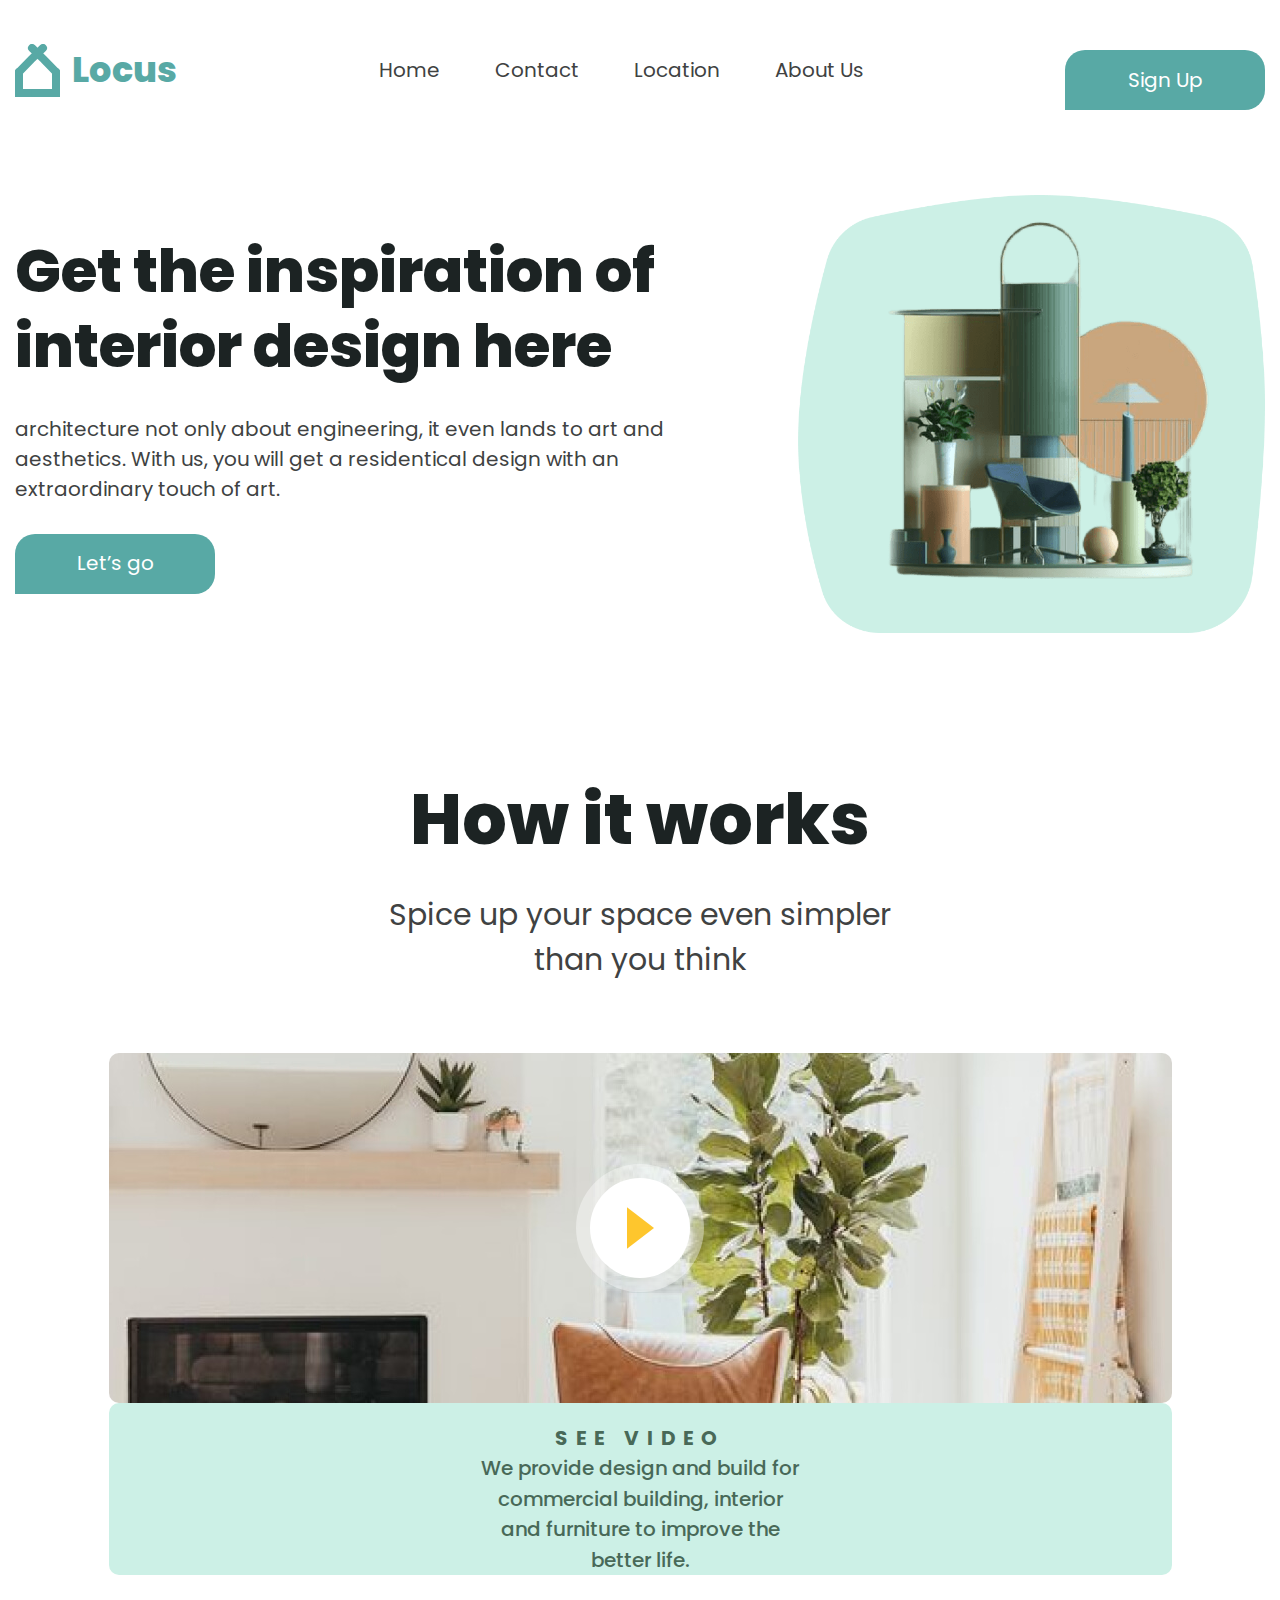
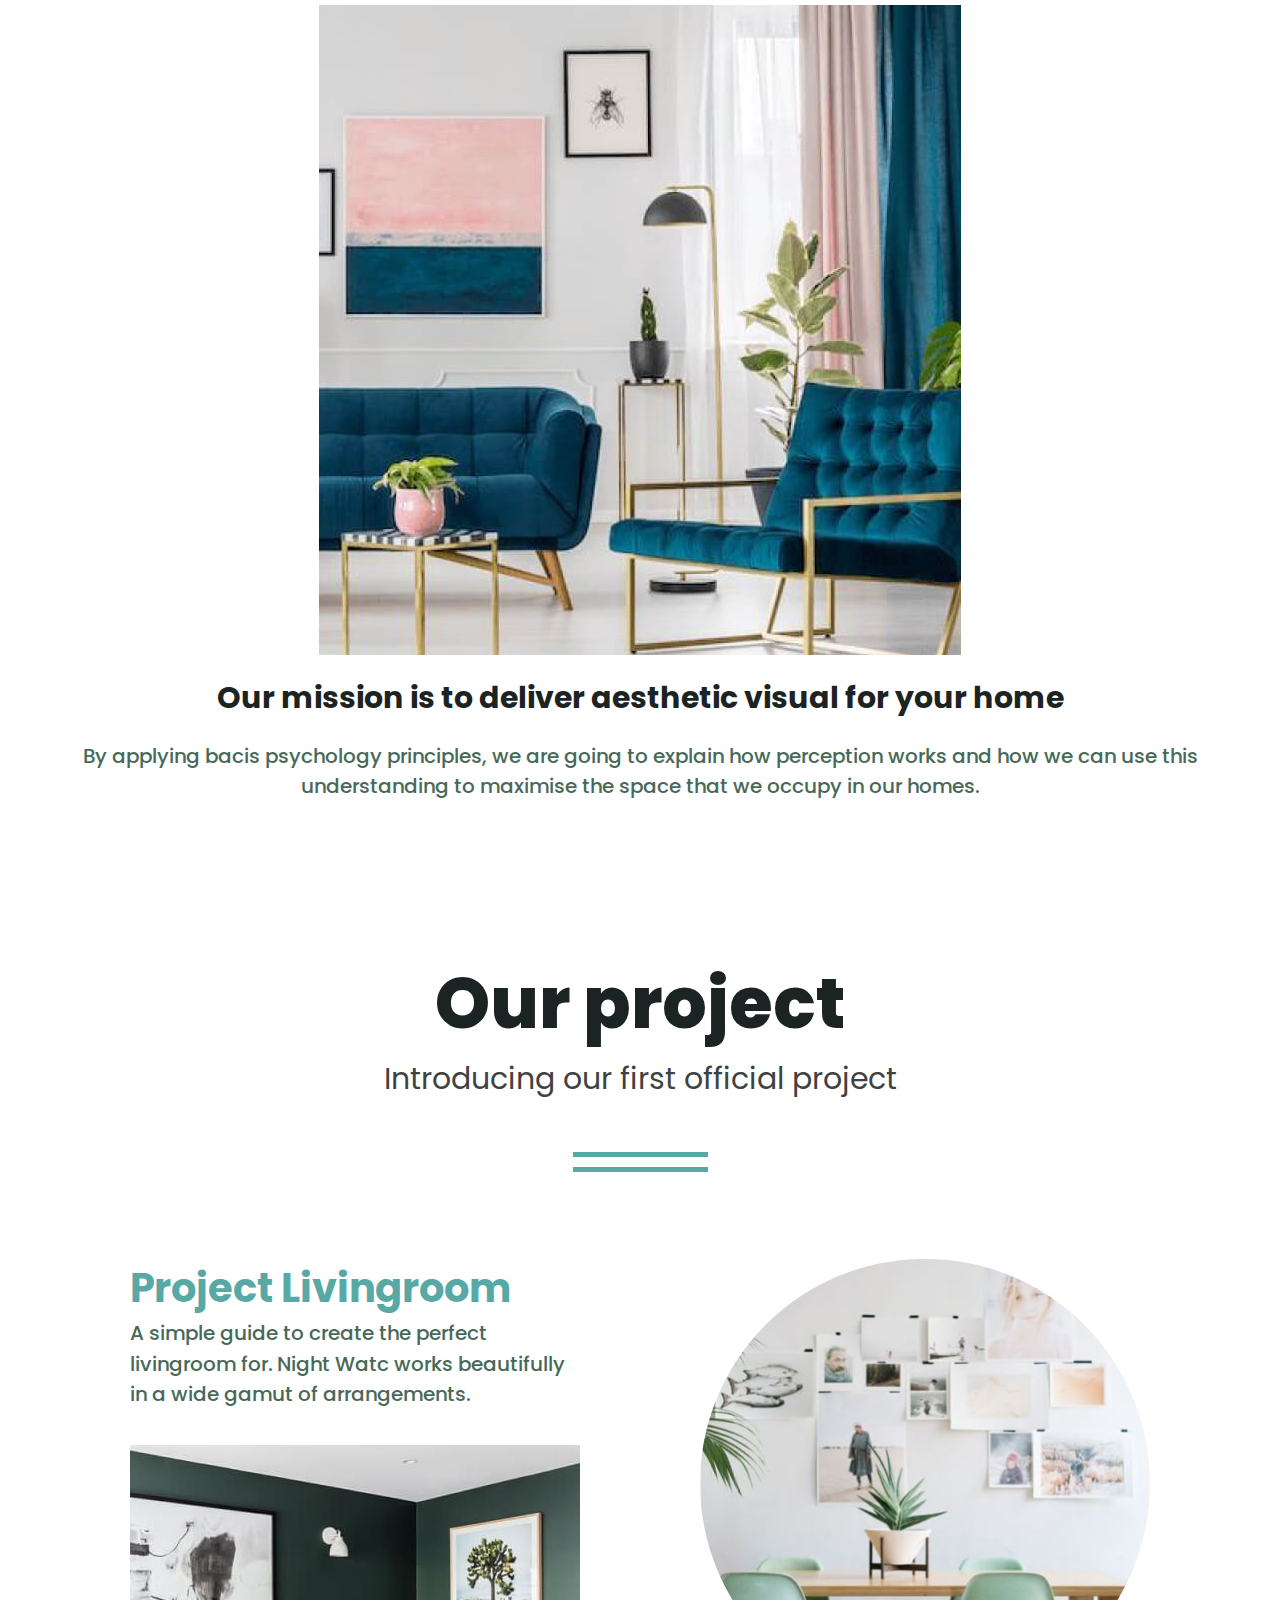
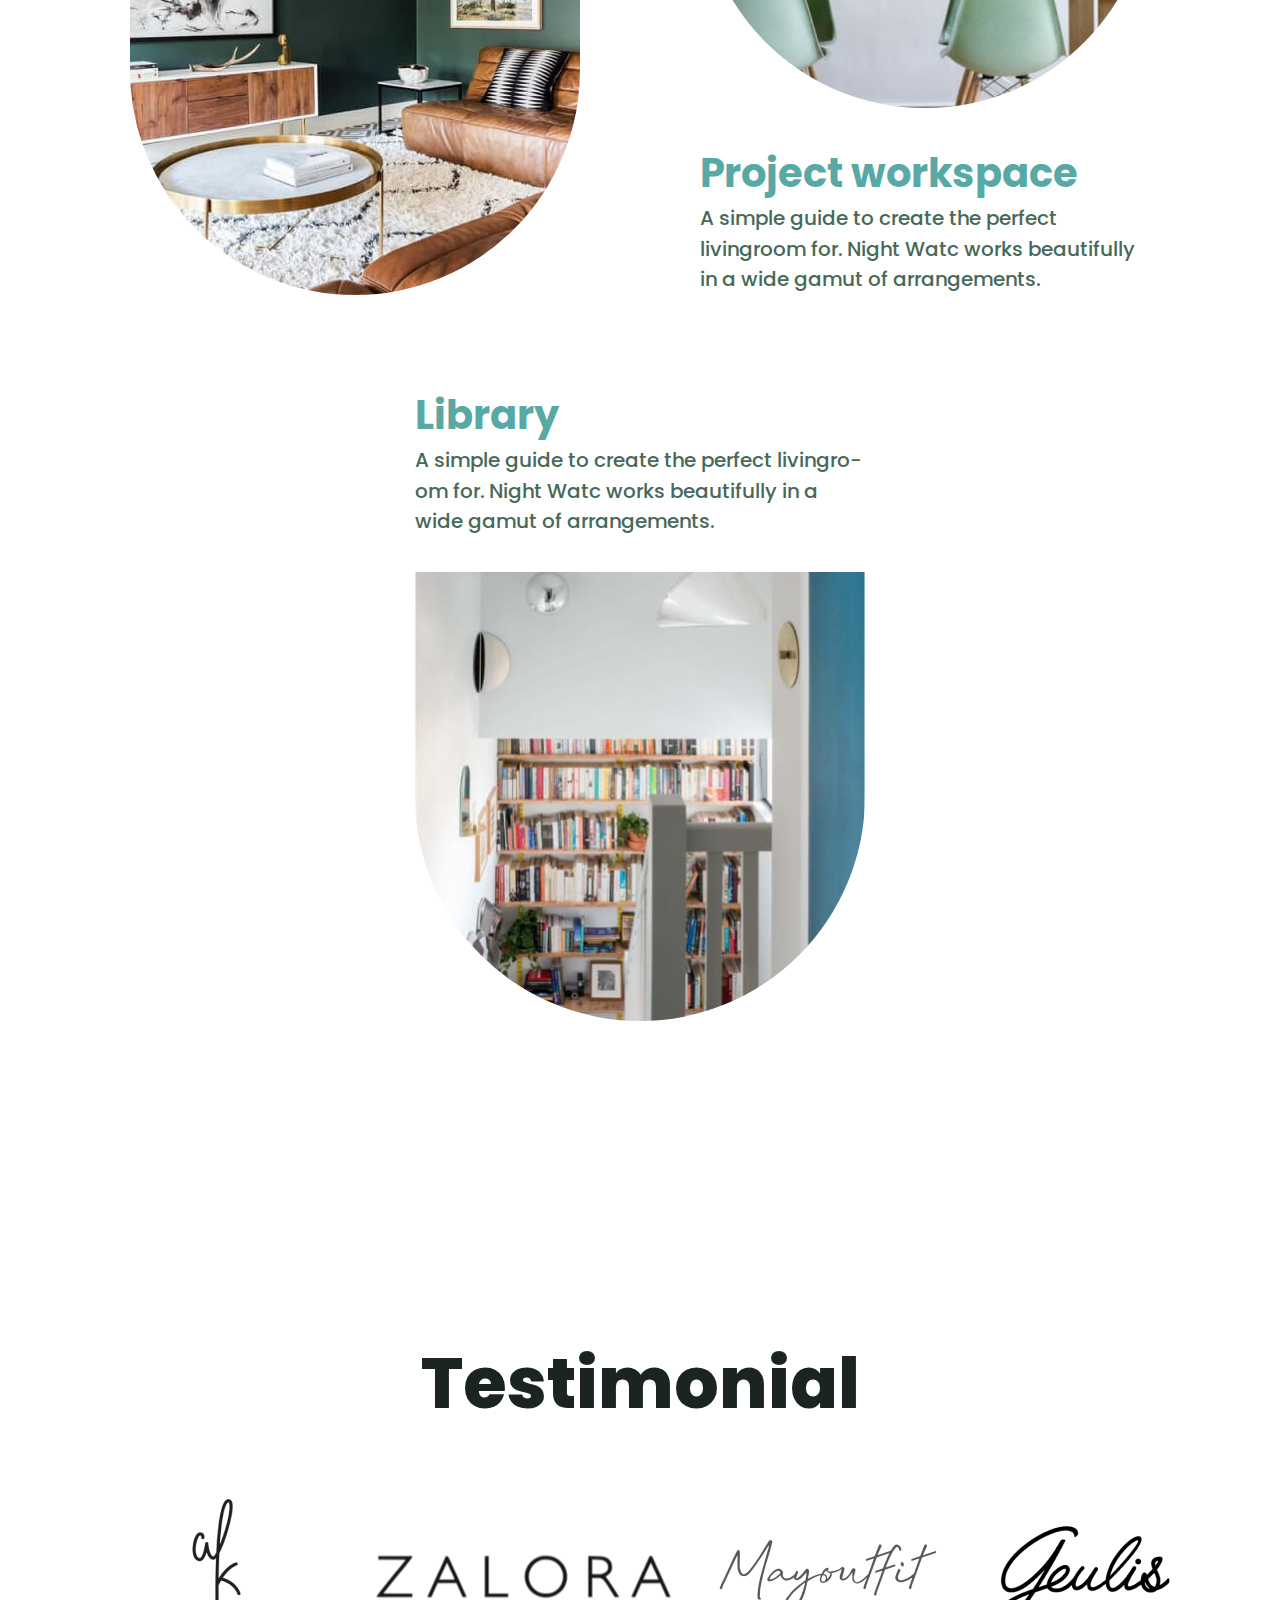
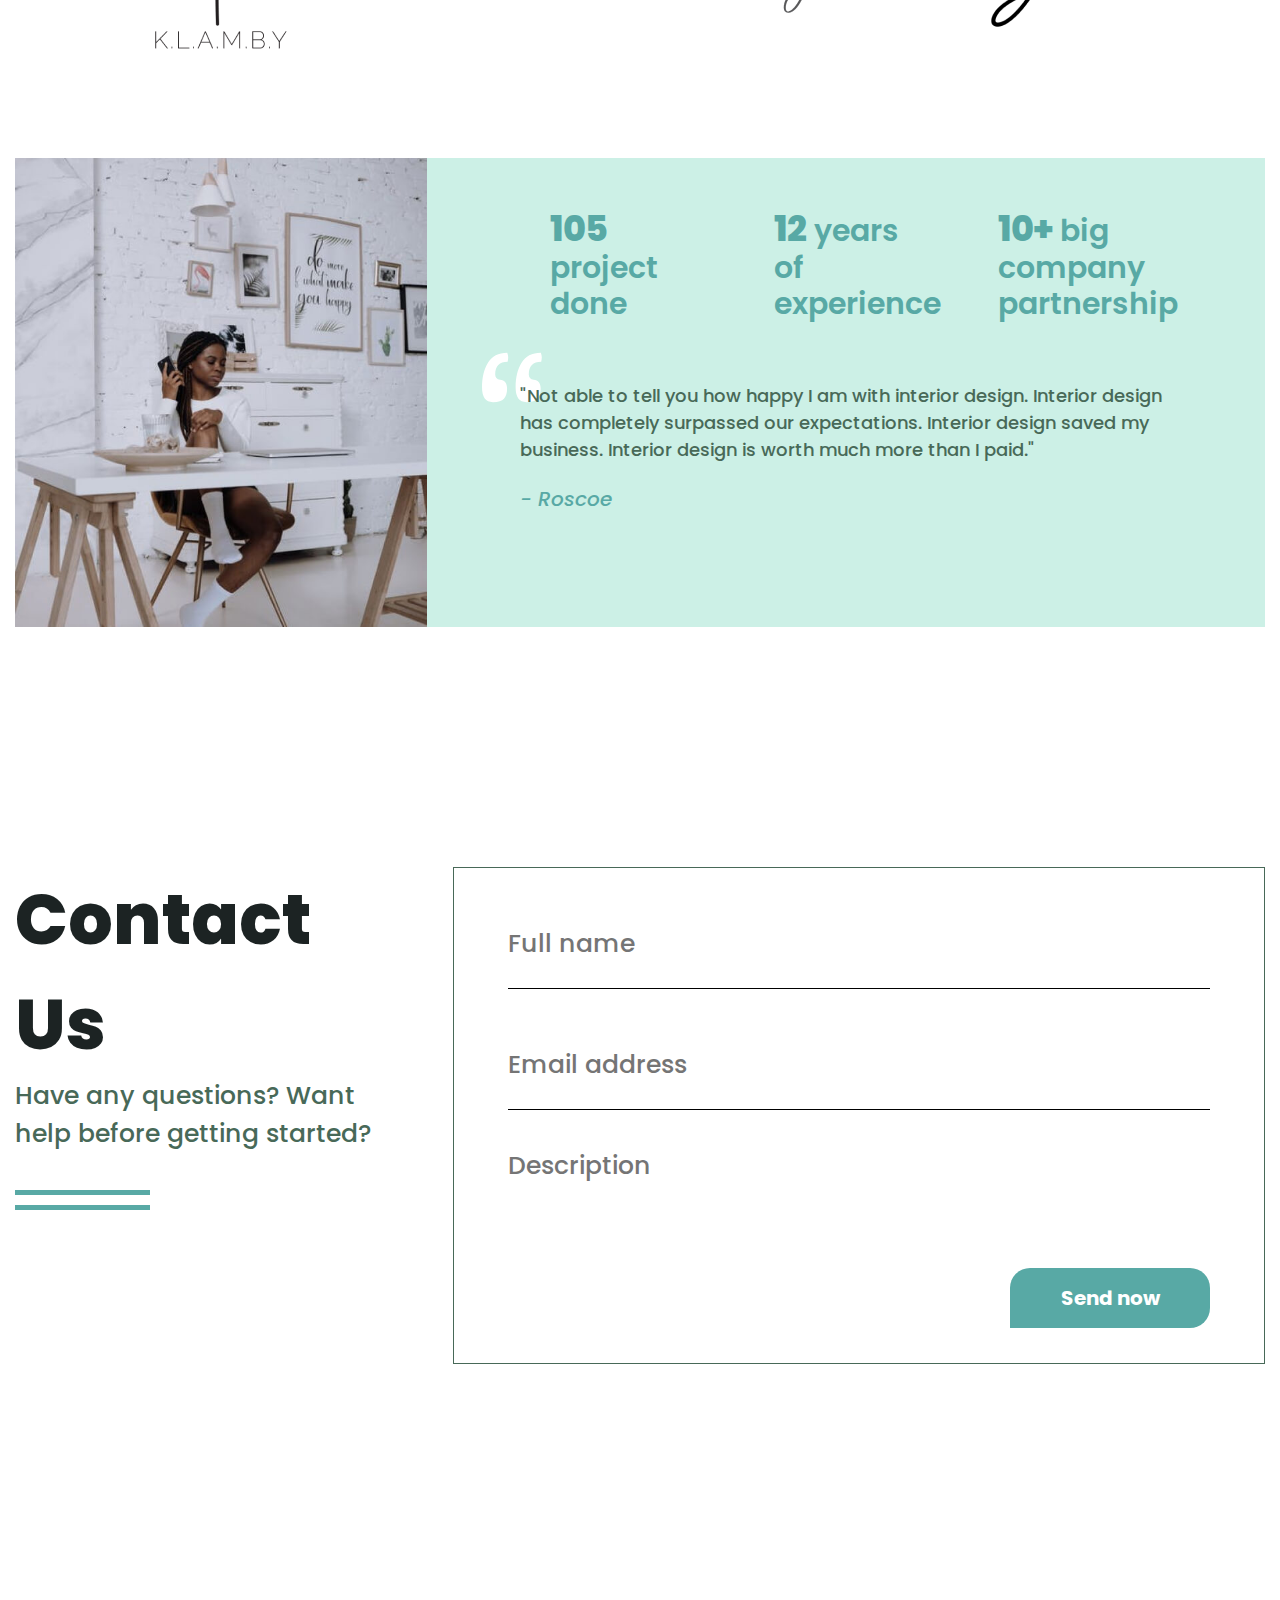
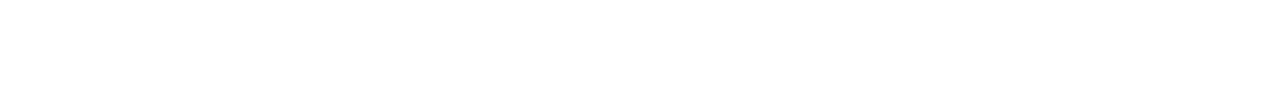
<file: Locus/index.html>
<!DOCTYPE html>
<html lang="en">
<head>
    <meta charset="UTF-8">
    <meta http-equiv="X-UA-Compatible" content="IE=edge">
    <meta name="viewport" content="width=device-width, initial-scale=1.0">
    <title>Locus</title>
    <link href="https://fonts.googleapis.com/css2?family=Poppins:wght@400;500;600;700&display=swap" rel="stylesheet">
    <link rel="stylesheet" href="./css/reset.css">
    <link rel="stylesheet" href="./css/style.css">
    <link rel="stylesheet" href="./css/header.css">
    <link rel="stylesheet" href="./css/how_it_works.css">
    <link rel="stylesheet" href="./css/our_project.css">
    <link rel="stylesheet" href="./css/testimonial.css">
    <link rel="stylesheet" href="./css/contact_us.css">
</head>

<body>
     <header class="header">
        <div class="container">
            <div class="header-top"> 
                <a class="header__logo" href="#">
                    <svg class="header__logo__item" width="45" height="53" viewBox="0 0 45 53" fill="none"
                        xmlns="http://www.w3.org/2000/svg">
                        <path d="M4 28V49H25" stroke="#58A9A5" stroke-width="8" stroke-linecap="round" />
                        <path d="M41 28V49H20" stroke="#58A9A5" stroke-width="8" stroke-linecap="round" />
                        <path d="M41 28L28.8588 15.4666L17 4" stroke="#58A9A5" stroke-width="8"
                            stroke-linecap="round" />
                        <path d="M4 28L16.1412 15.4666L28 4" stroke="#58A9A5" stroke-width="8" stroke-linecap="round" />
                    </svg>
                    <span class="header__logo__link">Locus</span>
                </a>
                <nav class="header__menu">
                    <ul class="header__menu_list">
                        <li class="header__menu__item"><a href="#" class="header_menu__link">Home</a></li>
                        <li class="header__menu__item"><a href="#" class="header_menu__link">Contact</a></li>
                        <li class="header__menu__item"><a href="#" class="header_menu__link">Location</a></li>
                        <li class="header__menu__item"><a href="#" class="header_menu__link">About Us</a></li>
                    </ul>
                </nav>
                <a href="#" class="button header__link_button">Sign Up</a>
            </div>

            <div class="header__content">
                <div class="header__text">
                    <h1 class="header__title main-title">Get the inspiration of interior design here</h1>
                    <p class="header__subtitile main-subtitle">architecture not only about engineering, it even lands to
                        art and aesthetics. With us, you will get a residentical design with an extraordinary touch of
                        art.</p>
                    <a href="#" class="button header__text_button">Let’s go</a>
                </div>
                <div class="header__image"
                    style="background-image:url(./img/header/bg__content.png); background-size: contain; background-repeat: no-repeat; background-position: center;">
                    <img class="header__image_img" src="./img/header/header__img.png" alt="">
                </div>
            </div>
        </div>
    </header> 
    <main>

        <section class="how_it_works">
            <div class="container">
                <div class="how_it_works works">
                    <div class="works-top">
                        <h2 class="main-title works-top_title">How it works</h2>
                        <p class="main-subtitle works-top_subtitle">Spice up your space even simpler
                            than you think</p>
                    </div>
                    <div class="works-middle">
                        <div class="works-middle__image">
                            <img class="works-middle__image_img" src="./img/how_it_works/works__image-1.jpg"
                                alt="works__image">
                            <a class="works-middle__button" href="#">
                                <div class="works-middle__button-circle">
                                    <svg class="works-middle__button_play" width="27" height="42" viewBox="0 0 27 42"
                                        fill="none" xmlns="http://www.w3.org/2000/svg">
                                        <path d="M0 0.259644L27 21L0 41.7404V0.259644Z" fill="#FEC62D" />
                                    </svg>
                                </div>
                            </a>
                        </div>
                        <div class="works-middle__content">
                            <div class="works-middle__content_text">
                                <p>We provide design and build for commercial building,
                                    interior and furniture to improve the better life.</p>
                                <span class="works-middle__content_video">SEE VIDEO</span>
                            </div>
                        </div>
                    </div>

                    <div class="works-bottom">
                        <div class="works-bottom__image">
                            <img src="./img/how_it_works/works__image-2.jpg" alt="">
                        </div>
                        <div class="works-bottom__text">
                            <h3 class="works-bottom__title">Our mission is to deliver aesthetic visual for your home
                            </h3>
                            <p class="works-bottom__subtitle">By applying bacis psychology principles,
                                we are going to explain how perception
                                works and how we can use this understanding
                                to maximise the space that we occupy in
                                our homes.</p>
                        </div>
                    </div>
                </div>
            </div>
        </section>

        <section class="our_project">
            <div class="container">
                <div class="project">
                    <div class="project__text">
                        <h2 class="main-title project__title">Our project </h2>
                        <p class="main-subtitle project__subitle">Introducing our first official project</p>
                        <span class="main-decor__line project_decor__line"></span>
                    </div>
                    <div class="project-inner">
                        <div class="project-card">
                            <div class="project-card__text">
                                <h3 class="project-card__title">Project Livingroom</h3>
                                <p class="project-card__subtitle">A simple guide to create the perfect livingroom for.
                                    Night Watc works beautifully in a wide gamut of arrangements.</p>
                            </div>
                            <div class="project-card__image">
                                <img src="./img/our_project/project__image-1.jpg" alt="">
                            </div>
                        </div>
                        <div class="project-card">
                            <div class="project-card__text">
                                <h3 class="project-card__title">Project workspace</h3>
                                <p class="project-card__subtitle">A simple guide to create the perfect livingroom for.
                                    Night Watc works beautifully in a wide gamut of arrangements.</p>
                            </div>
                            <div class="project-card__image project-card__image_circle">
                                <img src="./img/our_project/project__image-2.jpg" alt="">
                            </div>
                        </div>
                        <div class="project-card">
                            <div class="project-card__text">
                                <h3 class="project-card__title">Library</h3>
                                <p class="project-card__subtitle">A simple guide to create the perfect livingro-om for.
                                    Night Watc works beautifully in a wide gamut of arrangements.</p>
                            </div>
                            <div class="project-card__image">
                                <img src="./img/our_project/project__image-3.jpg" alt="">
                            </div>
                        </div>
                    </div>
                </div>
            </div>
        </section>

        <section class="testimonial-block">
            <div class="container">
                <div class="testimonial">
                    <h2 class="main-title testimonial__title">Testimonial</h2>
                    <div class="testimonial__row">
                        <img src="./img/testimonial/client-1.png" alt="client our magazine">
                        <img src="./img/testimonial/client-2.png" alt="client our magazine">
                        <img src="./img/testimonial/client-3.png" alt="client our magazine">
                        <img src="./img/testimonial/client-4.png" alt="client our magazine">
                    </div>
                    <div class="testimonial-card">
                        <div class="testimonial-card__img">
                            <img src="./img/testimonial/testimonial-image.jpg" alt="testimonial image card">
                        </div>
                        <div class="testimonial-card__text_inner">
                            <div class="testimonial-card__text">
                                <div class="testimonial-card__info">
                                    <div class="testimonial-card__info_item">
                                        <p><span>105</span> project done</p>
                                    </div>
                                    <div class="testimonial-card__info_item">
                                        <p><span>12</span> years of experience</p>
                                    </div>
                                    <div class="testimonial-card__info_item">
                                        <p><span>10+</span> big company partnership</p>
                                    </div>
                                </div>
                                <div class="testimonial-card__review">
                                    <span class="testimonial-card__review_decor">
                                        <svg width="97" height="81" viewBox="0 0 97 81" fill="none"
                                            xmlns="http://www.w3.org/2000/svg">
                                            <path
                                                d="M40.8432 0.356042C41.8432 3.35604 42.3432 5.85604 42.3432 7.85605C42.3432 9.65605 42.0432 12.0561 41.4432 15.056C28.0432 15.056 21.3432 21.9561 21.3432 35.7561C21.3432 40.756 23.9432 43.556 29.1432 44.1561C36.7432 44.756 40.5432 49.656 40.5432 58.856C40.5432 65.856 38.8432 71.256 35.4432 75.056C32.2432 78.656 26.3432 80.456 17.7432 80.456C5.94315 80.456 0.0431526 72.456 0.0431526 56.456C0.0431526 40.456 3.24315 27.156 9.64315 16.556C16.0432 5.75604 26.4432 0.356042 40.8432 0.356042ZM95.1432 0.356042C96.1432 3.35604 96.6432 5.85604 96.6432 7.85605C96.6432 9.65605 96.3432 12.0561 95.7432 15.056C82.3432 15.056 75.6432 21.9561 75.6432 35.7561C75.6432 40.756 78.2432 43.556 83.4432 44.1561C91.0432 44.756 94.8432 49.656 94.8432 58.856C94.8432 65.856 93.1432 71.256 89.7432 75.056C86.5432 78.656 80.6432 80.456 72.0432 80.456C60.2432 80.456 54.3432 72.456 54.3432 56.456C54.3432 40.456 57.5432 27.156 63.9432 16.556C70.3432 5.75604 80.7432 0.356042 95.1432 0.356042Z"
                                                fill="white" />
                                        </svg>
                                    </span>
                                    <p class="testimonial-card__review_text">"Not able to tell you how happy I am with
                                        interior design. Interior design has completely surpassed our expectations.
                                        Interior
                                        design saved my business. Interior design is worth much more than I
                                        paid."<br><span>- Roscoe

                                        </span>
                                    </p>
                                </div>
                            </div>
                        </div>
                    </div>
                </div>
            </div>
        </section> 
        <section class="contact_us">
            <div class="container">
                <div class="contact">
                    <div class="contact__text">
                        <h2 class="main-title contact__text_title">Contact Us</h2>
                        <p class="contact__text_subtitle">Have any questions? Want help
                            before getting started?</p>
                            <span class="main-decor__line contact__text_decor"></span>
                    </div>
                    <form class="contact__form form">
                        <input class="input__name" type="text" placeholder="Full name" tabindex="1">
                        <input class="input__email" type="text" placeholder="Email address" tabindex="2">
                        <textarea class="input__textarea" name="description" placeholder="Description" tabindex="3" maxlength="200"></textarea>
                        <button class="button form__btn" type="submit">Send now</button>
                    </form>
                </div>
            </div>
        </section>
    </main> 


</body>

</html>
</file>
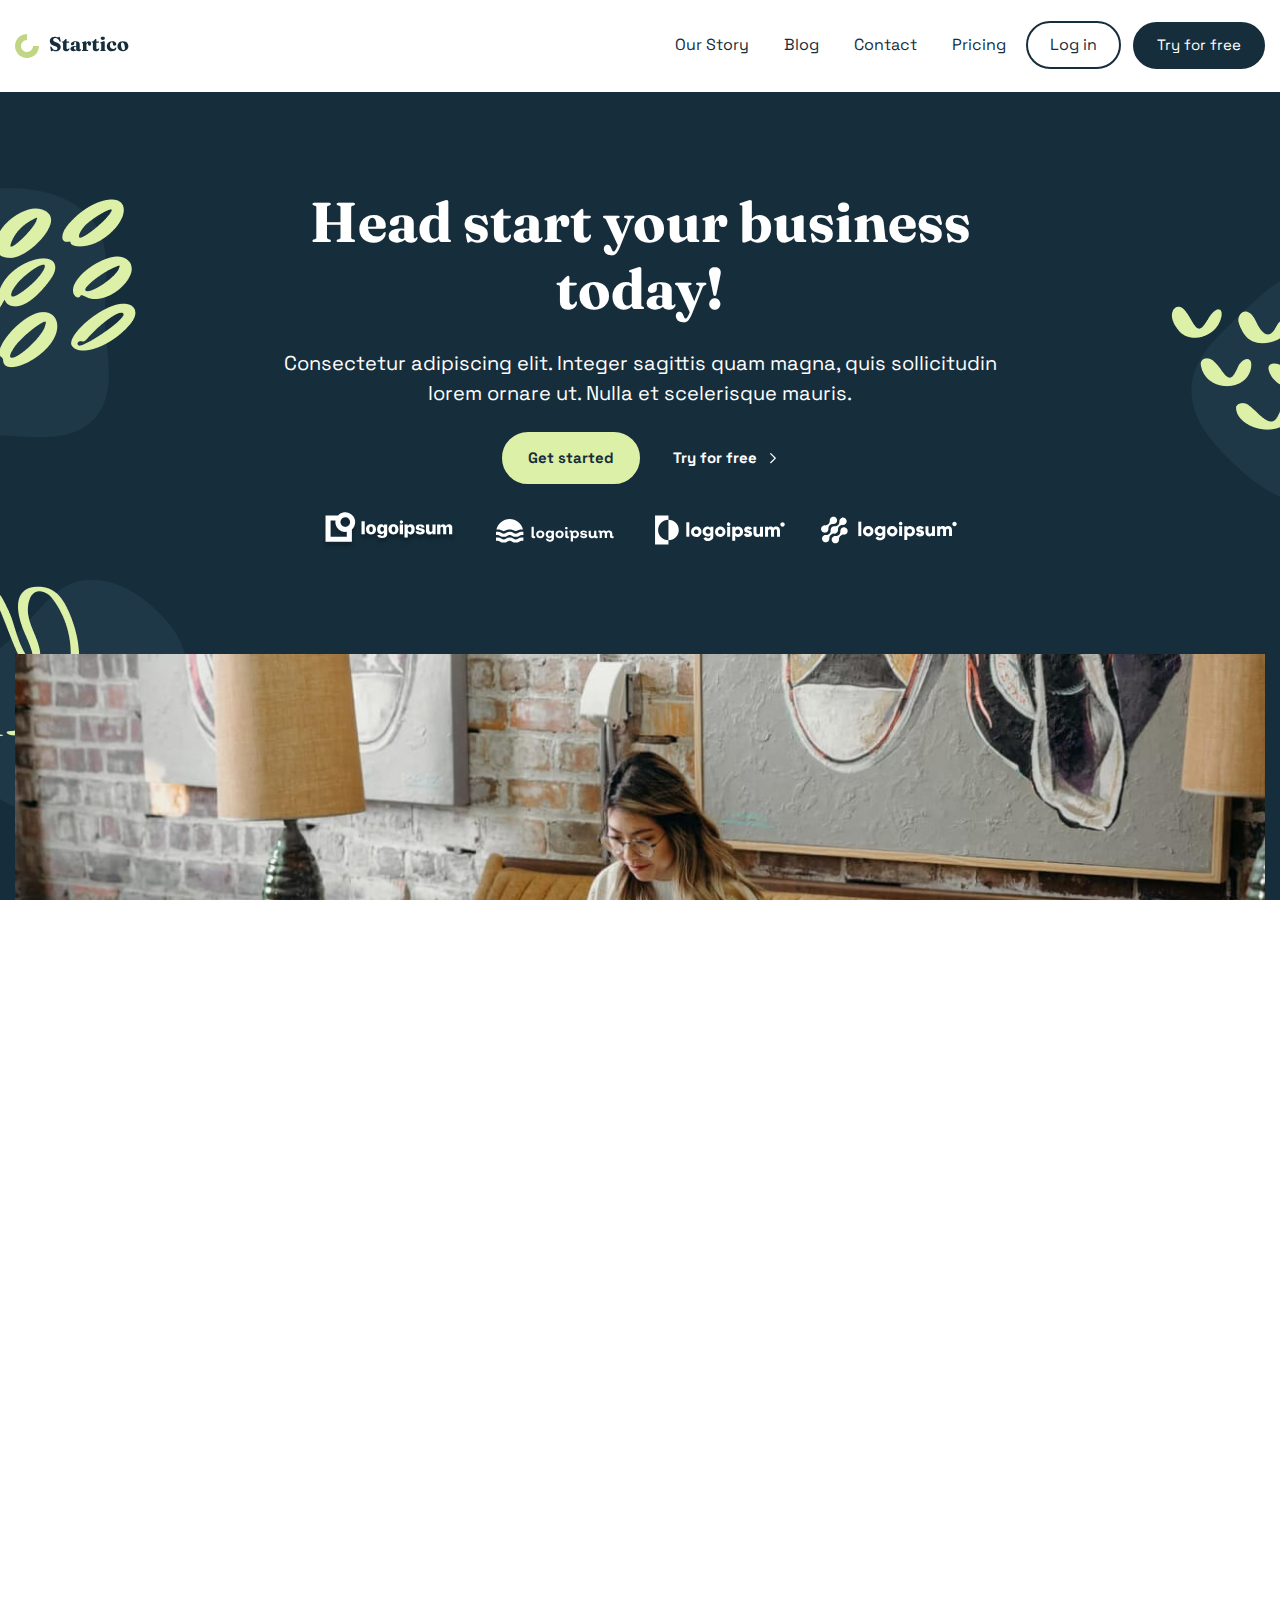
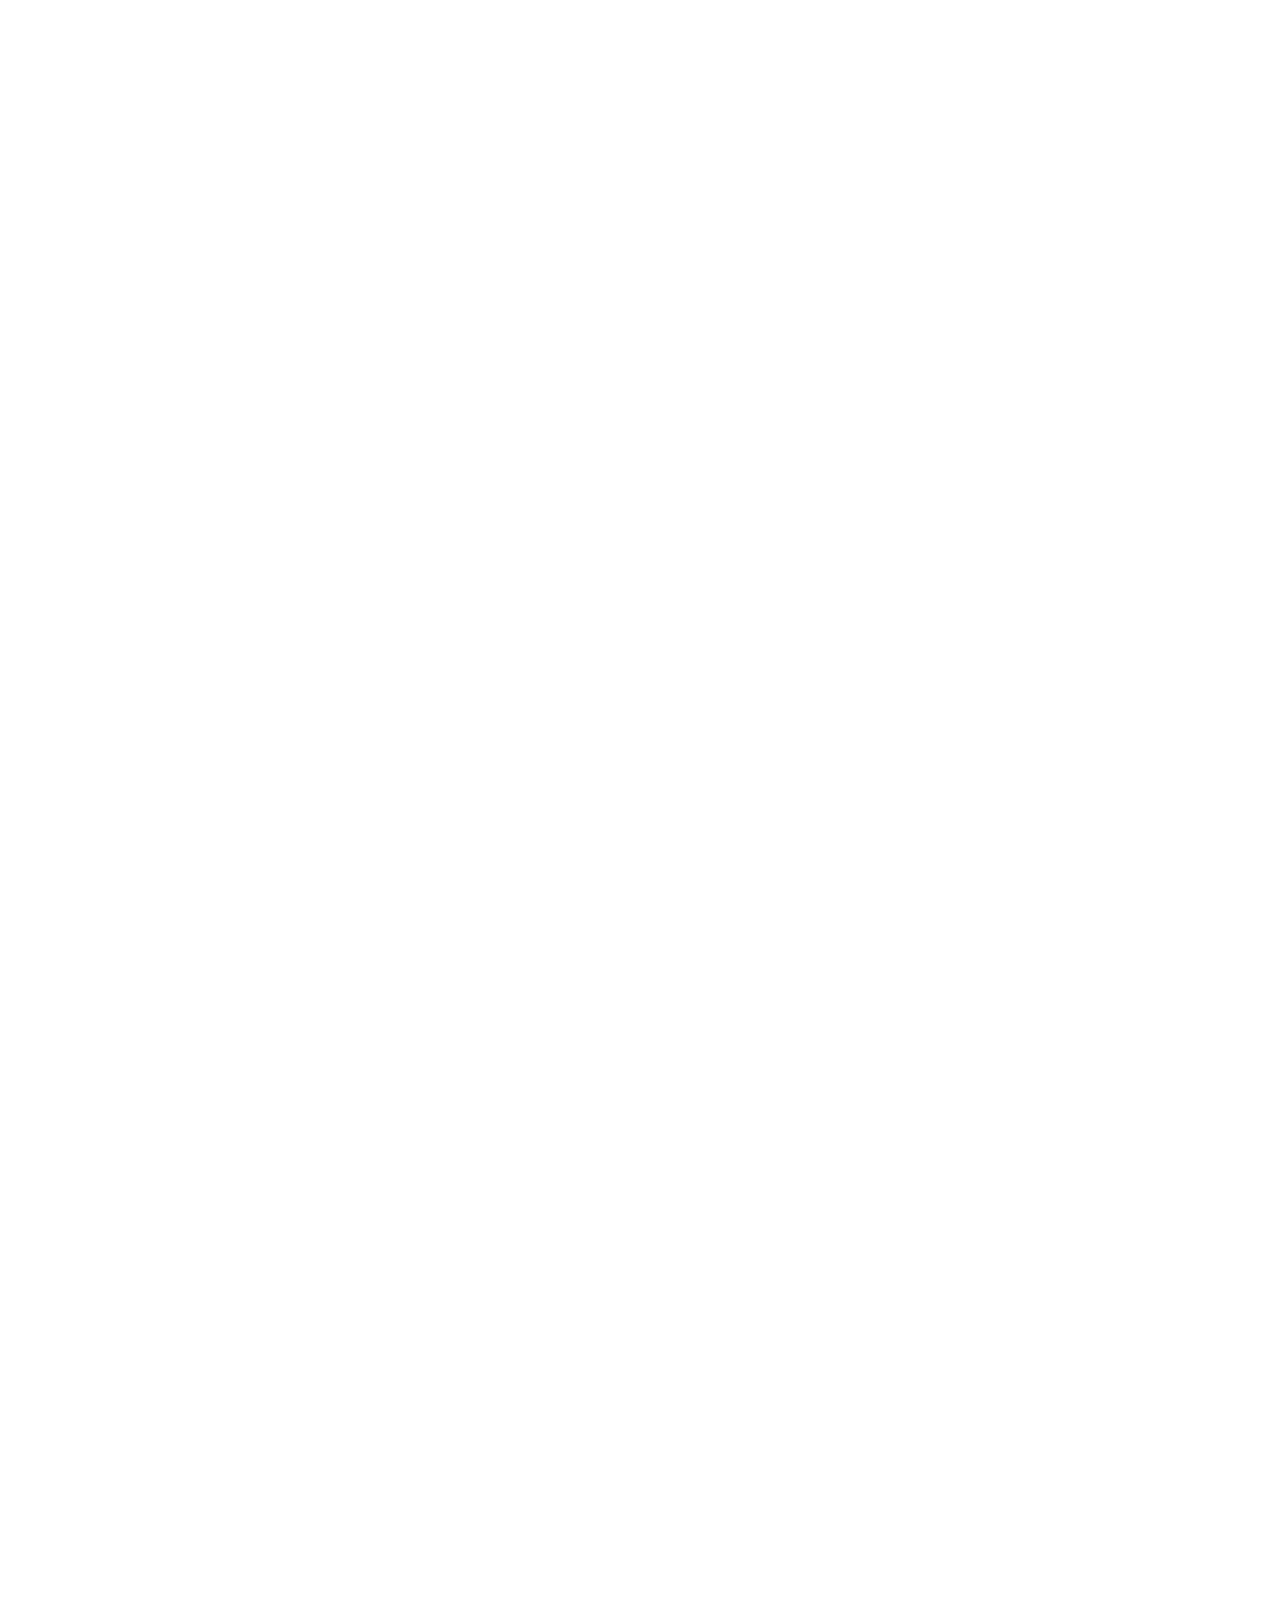
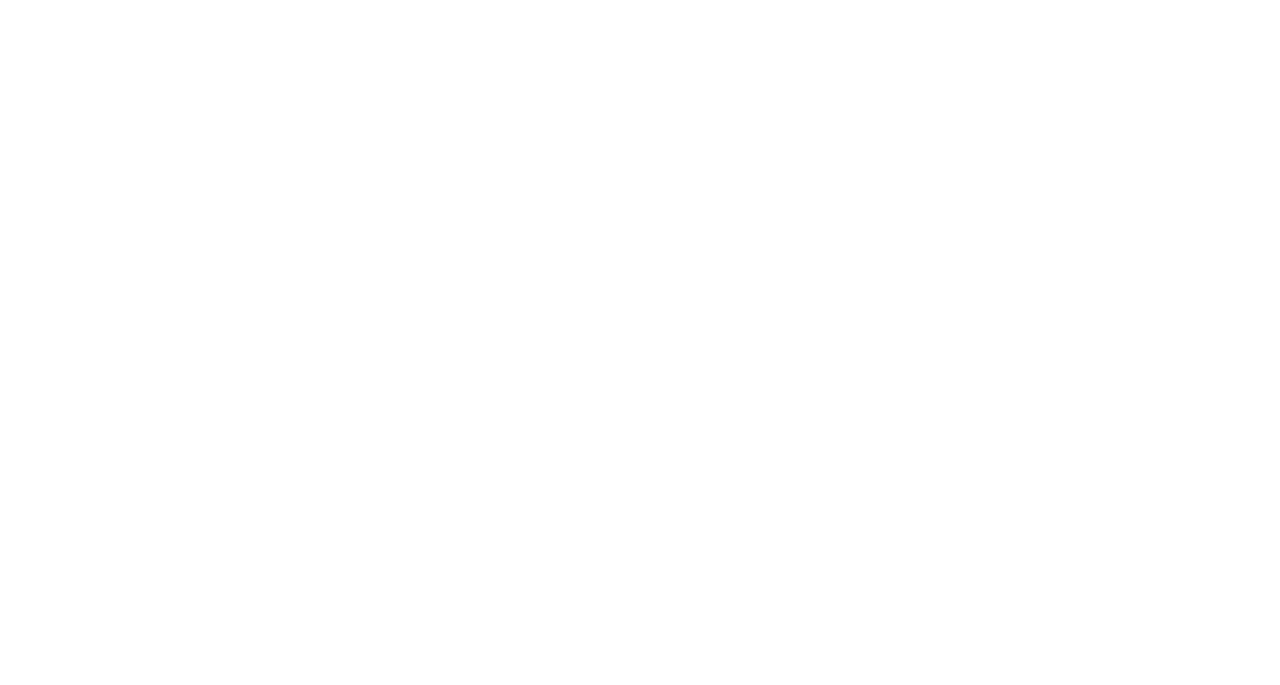
<file: Stratico/index.html>
<!DOCTYPE html>
<html lang="en">

<head>
    <meta charset="UTF-8">
    <meta http-equiv="X-UA-Compatible" content="IE=edge">
    <meta name="viewport" content="width=device-width, initial-scale=1.0">
    <title>Startico</title>
    <link rel="stylesheet" href="./css/main.css">
</head>

<body>

    <header class="header ">
        <div class="container">
            <div class="header__row">
                <div class="header__logo">
                    <a class="logo" href="#">
                        <img src="./src/header/logo.svg" alt="">
                    </a>
                </div>
                <div class="header__nav">
                    <nav class="nav">
                        <ul class="nav__list">
                            <li>
                                <a class="nav__link" href="#">Our Story</a>
                            </li>
                            <li>
                                <a class="nav__link" href="#">Blog</a>
                            </li>
                            <li>
                                <a class="nav__link" href="#">Contact</a>
                            </li>
                            <li>
                                <a class="nav__link" href="#">Pricing</a>
                            </li>
                        </ul>
                    </nav>
                    <div class="header__buttons">
                        <a class="header__btn_login button" href="#">Log in</a>
                        <a class="header__btn_free button" href="#">Try for free</a>
                    </div>
                </div>
            </div>
        </div>
    </header>

    <main class="main-content ">
        <div class="container">
            <div class="main__content_inner">
                <div class="main__decoration ">
                    <img class="decor1" src="./src/main/decoration1.png" alt="">
                </div>
                <div class="main__decoration third-decor ">
                    <img class="decor3" src="./src/main/decoration3.png" alt="">
                </div>

                <div class="main-content__column">
                    <h1 class="main-content__title">Head start your business today!</h1>
                    <p>Consectetur adipiscing elit. Integer sagittis quam magna, quis sollicitudin lorem ornare ut.
                        Nulla et scelerisque mauris.</p>
                    <div class="main-content__links">
                        <a href="#" class="main-content__link_btn button">Get started</a>
                        <a href="#" class="main-content__link_link">Try for free</a>
                    </div>
                    <div class="main-content__row">
                        <a href="#">
                            <img src="./src/main/logoipsum4.svg" alt="logoipsum">
                        </a>
                        <a href="#">
                            <img src="./src/main/logoipsum1.svg" alt="logoipsum">
                        </a>
                        <a href="#">
                            <img src="./src/main/logoipsum3.svg" alt="logoipsum">
                        </a>
                        <a href="#">
                            <img src="./src/main/logoipsum2.svg" alt="logoipsum">
                        </a>
                    </div>
                </div>

                <div class="main__decoration second-decor ">
                    <img class="decor2" src="./src/main/decoration2.png" alt="">
                </div>

            </div>


        </div>
    </main>

    <div class="main-content__bottom ">
        <div class="container">
            <img src="./src/main/image-main.jpg" alt="">
        </div>
    </div>

    <section class="speed">
        <div class="container">
            <div class="speed__row">
                <div class="speed__row_decor">
                    <img src="./src/speed/speed-decor.svg" alt="">
                </div>
                <div class="speed__row_image-column main__image-card">
                    <img class="image-card_img" src="./src/speed/image-speed.jpg" alt="image speed">
                    <div class="image-card__item">
                        <div class="image-card__item_content">
                            <span>86%</span>
                            <p>Increased in sales</p>
                        </div>
                        <div class="image-card__item_icon">
                            <img src="./src/speed/image-card--item.png" alt="speed image">
                        </div>
                    </div>
                </div>
                <div class="speed__row_content-column speed__content">
                    <span class="speed__content_item main__item">Speed</span>
                    <h2 class="main__title">Faster than ever before</h2>
                    <p class="main__description">Morbi tristique cursus diam, at viverra felis malesuada eu. Duis
                        iaculis velit ac urna fermentum interdum. Ut auctor vitae nisi eget varius. Phasellus rutrum
                        pellentesque lectus pulvinar dapibus aenean dui justro, tempus sed oido.</p>
                    <div class="speed-content__links">
                        <a href="#" class="speed-content__link_btn button">Get started</a>
                        <a href="#" class="speed-content__link_link main__link">Try for free</a>
                    </div>
                </div>
            </div>
        </div>
    </section>

    <section class="startup">
        <div class="container">
            <div class="startup__inner">
                <div class="startup__text">
                    <h3 class="startup__title main__title ">Building your very own Startup has never been simpler</h3>
                    <p>Aenean dui justo, tempus sed odio ut, convallis accumsan nunc. Phasellus mauris sem, porta eu
                        turpis vel, maximus condimentum turpis.</p>
                </div>
                <div class="startup__cards">

                    <!-- card first -->
                    <div class="card__item">
                        <div class="card__image">
                            <svg class="card__image-img" width="101" height="100" viewBox="0 0 101 100" fill="none"
                                xmlns="http://www.w3.org/2000/svg">
                                <path fill-rule="evenodd" clip-rule="evenodd"
                                    d="M90.5 50C90.5 27.9086 72.5914 10 50.5 10C28.4086 10 10.5 27.9086 10.5 50C10.5 72.0914 28.4086 90 50.5 90C72.5914 90 90.5 72.0914 90.5 50ZM45.5 50C45.5 67.5541 46.9135 82.4672 48.8796 87.8526C48.5083 87.4676 48.1071 86.9369 47.6836 86.2206C46.575 84.3448 45.5332 81.5474 44.6416 77.9811C42.8632 70.8677 41.75 60.9743 41.75 50C41.75 39.0257 42.8632 29.1323 44.6416 22.0189C45.5332 18.4526 46.575 15.6552 47.6836 13.7794C48.1071 13.0631 48.5083 12.5324 48.8796 12.1474C46.9135 17.5328 45.5 32.4459 45.5 50ZM53.3164 86.2206C52.8929 86.9369 52.4917 87.4676 52.1204 87.8526C54.0865 82.4672 55.5 67.5541 55.5 50C55.5 32.4459 54.0865 17.5328 52.1204 12.1474C52.4917 12.5324 52.8929 13.0631 53.3164 13.7794C54.425 15.6552 55.4668 18.4526 56.3584 22.0189C58.1368 29.1323 59.25 39.0257 59.25 50C59.25 60.9743 58.1368 70.8677 56.3584 77.9811C55.4668 81.5474 54.425 84.3448 53.3164 86.2206ZM46.8483 87.2492C46.4318 86.9047 46.0142 86.4983 45.5966 86.0273C43.9396 84.1584 42.3903 81.3827 41.0638 77.8454C38.4143 70.78 36.75 60.9355 36.75 50C36.75 39.0645 38.4143 29.22 41.0638 22.1546C42.3903 18.6174 43.9396 15.8416 45.5966 13.9727C46.0142 13.5017 46.4318 13.0953 46.8483 12.7508C43.1315 18.5853 40.5 33.0634 40.5 50C40.5 66.9366 43.1315 81.4147 46.8483 87.2492ZM54.1517 87.2492C54.5682 86.9047 54.9858 86.4983 55.4034 86.0273C57.0604 84.1584 58.6097 81.3827 59.9362 77.8454C62.5857 70.78 64.25 60.9355 64.25 50C64.25 39.0645 62.5857 29.22 59.9362 22.1546C58.6097 18.6174 57.0604 15.8416 55.4034 13.9727C54.9858 13.5017 54.5682 13.0953 54.1517 12.7508C57.8685 18.5853 60.5 33.0634 60.5 50C60.5 66.9366 57.8685 81.4147 54.1517 87.2492ZM37.4759 77.7253C39.5062 81.7858 41.9035 84.8057 44.48 86.6483C39.193 80.4638 35.5 66.3819 35.5 50C35.5 33.6181 39.193 19.5362 44.48 13.3517C41.9035 15.1943 39.5062 18.2142 37.4759 22.2747C33.9604 29.3057 31.75 39.1063 31.75 50C31.75 60.8937 33.9604 70.6943 37.4759 77.7253ZM63.5241 77.7253C61.4938 81.7858 59.0965 84.8057 56.52 86.6483C61.807 80.4638 65.5 66.3819 65.5 50C65.5 33.6181 61.807 19.5362 56.52 13.3517C59.0965 15.1943 61.4938 18.2142 63.5241 22.2747C67.0396 29.3057 69.25 39.1063 69.25 50C69.25 60.8937 67.0396 70.6943 63.5241 77.7253ZM41.8398 86.0658C38.8794 84.1595 36.1745 81.2892 33.8823 77.6218C29.5009 70.6114 26.75 60.8489 26.75 50C26.75 39.1511 29.5009 29.3886 33.8823 22.3782C36.1745 18.7108 38.8794 15.8406 41.8398 13.9342C35.1307 20.39 30.5 34.1135 30.5 50C30.5 65.8865 35.1307 79.61 41.8398 86.0658ZM59.1602 86.0658C62.1206 84.1595 64.8255 81.2892 67.1177 77.6218C71.4991 70.6114 74.25 60.8489 74.25 50C74.25 39.1511 71.4991 29.3886 67.1177 22.3782C64.8255 18.7108 62.1206 15.8406 59.1602 13.9342C65.8693 20.39 70.5 34.1135 70.5 50C70.5 65.8865 65.8693 79.61 59.1602 86.0658ZM30.2868 77.5343C32.7894 80.8711 35.7253 83.5747 38.9576 85.4908C30.9602 78.8188 25.5 65.4296 25.5 50C25.5 34.5704 30.9602 21.1812 38.9576 14.5092C35.7253 16.4253 32.7894 19.1289 30.2868 22.4657C25.0352 29.4679 21.75 39.1986 21.75 50C21.75 60.8014 25.0352 70.5321 30.2868 77.5343ZM70.7132 77.5343C68.2106 80.8711 65.2747 83.5747 62.0424 85.4908C70.0398 78.8188 75.5 65.4296 75.5 50C75.5 34.5704 70.0398 21.1812 62.0424 14.5092C65.2747 16.4253 68.2106 19.1289 70.7132 22.4657C75.9648 29.4679 79.25 39.1986 79.25 50C79.25 60.8014 75.9648 70.5321 70.7132 77.5343ZM35.8269 84.8972C24.5846 78.6524 16.75 65.4494 16.75 50C16.75 34.5506 24.5846 21.3476 35.8269 15.1028C26.6799 21.9548 20.5 35.0151 20.5 50C20.5 64.9849 26.6799 78.0452 35.8269 84.8972ZM65.173 84.8972C76.4154 78.6524 84.25 65.4494 84.25 50C84.25 34.5506 76.4154 21.3476 65.1731 15.1028C74.3201 21.9548 80.5 35.0151 80.5 50C80.5 64.9849 74.3201 78.0452 65.173 84.8972ZM11.75 50C11.75 64.9353 20.1996 77.8972 32.5792 84.366C22.3502 77.384 15.5 64.6062 15.5 50C15.5 35.3938 22.3502 22.616 32.5792 15.634C20.1996 22.1028 11.75 35.0647 11.75 50ZM89.25 50C89.25 64.9353 80.8004 77.8972 68.4208 84.366C78.6498 77.384 85.5 64.6062 85.5 50C85.5 35.3938 78.6498 22.616 68.4208 15.634C80.8004 22.1028 89.25 35.0647 89.25 50ZM52.7952 78.1292C53.6918 70.9564 54.25 61.0107 54.25 50C54.25 38.9893 53.6918 29.0436 52.7952 21.8708C52.3458 18.2756 51.8171 15.425 51.2475 13.4977C51.2064 13.3587 51.1656 13.2261 51.125 13.0996V86.9004C51.1656 86.7739 51.2064 86.6413 51.2475 86.5023C51.8171 84.575 52.3458 81.7244 52.7952 78.1292ZM49.875 13.0996V86.9004C49.8344 86.7739 49.7936 86.6413 49.7525 86.5023C49.1829 84.575 48.6542 81.7244 48.2048 78.1292C47.3082 70.9564 46.75 61.0107 46.75 50C46.75 38.9893 47.3082 29.0436 48.2048 21.8708C48.6542 18.2756 49.1829 15.425 49.7525 13.4977C49.7936 13.3587 49.8344 13.2261 49.875 13.0996Z"
                                    fill="#DDF0A7" />
                            </svg>
                        </div>
                        <div class="card__text">
                            <h3 class="card__text-title">Better results</h3>
                            <p>Vestibulum posuere odio id purus maximus, vel condimentum nunc tincidunt. Duis sit amet
                                vulputa.</p>
                        </div>
                    </div>

                    <!-- card second -->
                    <div class="card__item">
                        <div class="card__image">
                            <svg class="card__image-img" width="101" height="100" viewBox="0 0 101 100" fill="none"
                                xmlns="http://www.w3.org/2000/svg">
                                <path
                                    d="M90.0486 34C90.0486 39.2598 85.773 44.1431 78.5824 47.7384C71.4188 51.3202 61.4908 53.5486 50.5 53.5486C39.5092 53.5486 29.5812 51.3202 22.4176 47.7384C15.227 44.1431 10.9514 39.2598 10.9514 34C10.9514 28.7402 15.227 23.8569 22.4176 20.2616C29.5812 16.6798 39.5092 14.4514 50.5 14.4514C61.4908 14.4514 71.4188 16.6798 78.5824 20.2616C85.773 23.8569 90.0486 28.7402 90.0486 34Z"
                                    stroke="#DDF0A7" stroke-width="0.902778" />
                                <path
                                    d="M90.0486 36.2222C90.0486 41.4819 85.773 46.3653 78.5824 49.9606C71.4188 53.5424 61.4908 55.7708 50.5 55.7708C39.5092 55.7708 29.5812 53.5424 22.4176 49.9606C15.227 46.3653 10.9514 41.4819 10.9514 36.2222C10.9514 30.9624 15.227 26.0791 22.4176 22.4838C29.5812 18.902 39.5092 16.6736 50.5 16.6736C61.4908 16.6736 71.4188 18.902 78.5824 22.4838C85.773 26.0791 90.0486 30.9624 90.0486 36.2222Z"
                                    stroke="#DDF0A7" stroke-width="0.902778" />
                                <path
                                    d="M90.0486 38.4445C90.0486 43.7042 85.773 48.5876 78.5824 52.1829C71.4188 55.7647 61.4908 57.993 50.5 57.993C39.5092 57.993 29.5812 55.7647 22.4176 52.1829C15.227 48.5876 10.9514 43.7042 10.9514 38.4445C10.9514 33.1847 15.227 28.3014 22.4176 24.7061C29.5812 21.1243 39.5092 18.8958 50.5 18.8958C61.4908 18.8958 71.4188 21.1243 78.5824 24.7061C85.773 28.3014 90.0486 33.1847 90.0486 38.4445Z"
                                    stroke="#DDF0A7" stroke-width="0.902778" />
                                <path
                                    d="M90.0486 40.6665C90.0486 45.9263 85.773 50.8096 78.5824 54.4049C71.4188 57.9867 61.4908 60.2151 50.5 60.2151C39.5092 60.2151 29.5812 57.9867 22.4176 54.4049C15.227 50.8096 10.9514 45.9263 10.9514 40.6665C10.9514 35.4068 15.227 30.5234 22.4176 26.9281C29.5812 23.3463 39.5092 21.1179 50.5 21.1179C61.4908 21.1179 71.4188 23.3463 78.5824 26.9281C85.773 30.5234 90.0486 35.4068 90.0486 40.6665Z"
                                    stroke="#DDF0A7" stroke-width="0.902778" />
                                <path
                                    d="M90.0486 42.8889C90.0486 48.1487 85.773 53.032 78.5824 56.6273C71.4188 60.2091 61.4908 62.4375 50.5 62.4375C39.5092 62.4375 29.5812 60.2091 22.4176 56.6273C15.227 53.032 10.9514 48.1487 10.9514 42.8889C10.9514 37.6292 15.227 32.7458 22.4176 29.1505C29.5812 25.5687 39.5092 23.3403 50.5 23.3403C61.4908 23.3403 71.4188 25.5687 78.5824 29.1505C85.773 32.7458 90.0486 37.6292 90.0486 42.8889Z"
                                    stroke="#DDF0A7" stroke-width="0.902778" />
                                <path
                                    d="M90.0486 45.1111C90.0486 50.3708 85.773 55.2542 78.5824 58.8495C71.4188 62.4313 61.4908 64.6597 50.5 64.6597C39.5092 64.6597 29.5812 62.4313 22.4176 58.8495C15.227 55.2542 10.9514 50.3708 10.9514 45.1111C10.9514 39.8513 15.227 34.968 22.4176 31.3727C29.5812 27.7909 39.5092 25.5625 50.5 25.5625C61.4908 25.5625 71.4188 27.7909 78.5824 31.3727C85.773 34.968 90.0486 39.8513 90.0486 45.1111Z"
                                    stroke="#DDF0A7" stroke-width="0.902778" />
                                <path
                                    d="M90.0486 47.3335C90.0486 52.5932 85.773 57.4766 78.5824 61.0719C71.4188 64.6537 61.4908 66.8821 50.5 66.8821C39.5092 66.8821 29.5812 64.6537 22.4176 61.0719C15.227 57.4766 10.9514 52.5932 10.9514 47.3335C10.9514 42.0737 15.227 37.1904 22.4176 33.5951C29.5812 30.0133 39.5092 27.7849 50.5 27.7849C61.4908 27.7849 71.4188 30.0133 78.5824 33.5951C85.773 37.1904 90.0486 42.0737 90.0486 47.3335Z"
                                    stroke="#DDF0A7" stroke-width="0.902778" />
                                <path
                                    d="M90.0486 49.5554C90.0486 54.8152 85.773 59.6985 78.5824 63.2938C71.4188 66.8756 61.4908 69.1041 50.5 69.1041C39.5092 69.1041 29.5812 66.8756 22.4176 63.2938C15.227 59.6985 10.9514 54.8152 10.9514 49.5554C10.9514 44.2957 15.227 39.4123 22.4176 35.817C29.5812 32.2352 39.5092 30.0068 50.5 30.0068C61.4908 30.0068 71.4188 32.2352 78.5824 35.817C85.773 39.4123 90.0486 44.2957 90.0486 49.5554Z"
                                    stroke="#DDF0A7" stroke-width="0.902778" />
                                <path
                                    d="M90.0486 51.7779C90.0486 57.0377 85.773 61.9209 78.5824 65.5162C71.4188 69.098 61.4908 71.3265 50.5 71.3265C39.5092 71.3265 29.5812 69.098 22.4176 65.5162C15.227 61.9209 10.9514 57.0377 10.9514 51.7779C10.9514 46.5182 15.227 41.6347 22.4176 38.0394C29.5812 34.4576 39.5092 32.2292 50.5 32.2292C61.4908 32.2292 71.4188 34.4576 78.5824 38.0394C85.773 41.6347 90.0486 46.5182 90.0486 51.7779Z"
                                    stroke="#DDF0A7" stroke-width="0.902778" />
                                <path
                                    d="M90.0486 54C90.0486 59.2598 85.773 64.1431 78.5824 67.7384C71.4188 71.3202 61.4908 73.5486 50.5 73.5486C39.5092 73.5486 29.5812 71.3202 22.4176 67.7384C15.227 64.1431 10.9514 59.2598 10.9514 54C10.9514 48.7402 15.227 43.8569 22.4176 40.2616C29.5812 36.6798 39.5092 34.4514 50.5 34.4514C61.4908 34.4514 71.4188 36.6798 78.5824 40.2616C85.773 43.8569 90.0486 48.7402 90.0486 54Z"
                                    stroke="#DDF0A7" stroke-width="0.902778" />
                                <path
                                    d="M90.0486 56.2222C90.0486 61.4819 85.773 66.3653 78.5824 69.9606C71.4188 73.5424 61.4908 75.7708 50.5 75.7708C39.5092 75.7708 29.5812 73.5424 22.4176 69.9606C15.227 66.3653 10.9514 61.4819 10.9514 56.2222C10.9514 50.9624 15.227 46.0791 22.4176 42.4838C29.5812 38.902 39.5092 36.6736 50.5 36.6736C61.4908 36.6736 71.4188 38.902 78.5824 42.4838C85.773 46.0791 90.0486 50.9624 90.0486 56.2222Z"
                                    stroke="#DDF0A7" stroke-width="0.902778" />
                                <path
                                    d="M90.0486 58.4445C90.0486 63.7042 85.773 68.5875 78.5824 72.1828C71.4188 75.7646 61.4908 77.9931 50.5 77.9931C39.5092 77.9931 29.5812 75.7646 22.4176 72.1828C15.227 68.5875 10.9514 63.7042 10.9514 58.4445C10.9514 53.1847 15.227 48.3014 22.4176 44.7061C29.5812 41.1243 39.5092 38.8958 50.5 38.8958C61.4908 38.8958 71.4188 41.1243 78.5824 44.7061C85.773 48.3014 90.0486 53.1847 90.0486 58.4445Z"
                                    stroke="#DDF0A7" stroke-width="0.902778" />
                                <path
                                    d="M90.0486 60.6665C90.0486 65.9263 85.773 70.8096 78.5824 74.4049C71.4188 77.9867 61.4908 80.2151 50.5 80.2151C39.5092 80.2151 29.5812 77.9867 22.4176 74.4049C15.227 70.8096 10.9514 65.9263 10.9514 60.6665C10.9514 55.4068 15.227 50.5234 22.4176 46.9281C29.5812 43.3463 39.5092 41.1179 50.5 41.1179C61.4908 41.1179 71.4188 43.3463 78.5824 46.9281C85.773 50.5234 90.0486 55.4068 90.0486 60.6665Z"
                                    stroke="#DDF0A7" stroke-width="0.902778" />
                                <path
                                    d="M90.0486 62.8889C90.0486 68.1487 85.773 73.032 78.5824 76.6273C71.4188 80.2091 61.4908 82.4375 50.5 82.4375C39.5092 82.4375 29.5812 80.2091 22.4176 76.6273C15.227 73.032 10.9514 68.1487 10.9514 62.8889C10.9514 57.6292 15.227 52.7458 22.4176 49.1505C29.5812 45.5687 39.5092 43.3403 50.5 43.3403C61.4908 43.3403 71.4188 45.5687 78.5824 49.1505C85.773 52.7458 90.0486 57.6292 90.0486 62.8889Z"
                                    stroke="#DDF0A7" stroke-width="0.902778" />
                                <path
                                    d="M90.0486 65.1111C90.0486 70.3708 85.773 75.2542 78.5824 78.8495C71.4188 82.4313 61.4908 84.6597 50.5 84.6597C39.5092 84.6597 29.5812 82.4313 22.4176 78.8495C15.227 75.2542 10.9514 70.3708 10.9514 65.1111C10.9514 59.8513 15.227 54.968 22.4176 51.3727C29.5812 47.7909 39.5092 45.5625 50.5 45.5625C61.4908 45.5625 71.4188 47.7909 78.5824 51.3727C85.773 54.968 90.0486 59.8513 90.0486 65.1111Z"
                                    stroke="#DDF0A7" stroke-width="0.902778" />
                            </svg>
                        </div>
                        <div class="card__text">
                            <h3 class="card__text-title">Less paper work</h3>
                            <p>Duis convallis eros eu dolor posuere, sit amet mollis turpis elementum. Aliquam ut sapien
                                enim.</p>
                        </div>
                    </div>

                    <!-- card three -->
                    <div class="card__item">
                        <div class="card__image">
                            <svg class="card__image-img" width="101" height="100" viewBox="0 0 101 100" fill="none"
                                xmlns="http://www.w3.org/2000/svg">
                                <path fill-rule="evenodd" clip-rule="evenodd"
                                    d="M50.5 17L5.5 82.4546H95.5L50.5 17ZM88.4275 81.7386H12.5725L50.5 73.9807L88.4275 81.7386ZM11.0467 81.32L50.5 73.25L89.9533 81.32L50.5 67.87L11.0467 81.32ZM50.5 61.7705L11.3173 80.4714L50.5 67.1136L89.6827 80.4714L50.5 61.7705ZM11.6596 79.5147L50.5 60.9773L89.3404 79.5147L50.5 55.6809L11.6596 79.5147ZM50.5 49.5994L12.0625 78.4276L50.5 54.8409L88.9375 78.4276L50.5 49.5994ZM12.5155 77.193L50.5 48.7045L88.4845 77.193L50.5 43.5248L12.5155 77.193ZM50.5 37.4558L13.0095 75.7984L50.5 42.5682L87.9905 75.7984L50.5 37.4558ZM13.5369 74.235L50.5 36.4318L87.463 74.2349L50.5 31.3914L13.5369 74.235ZM50.5 24.3209L12.9456 73.8245L50.5 30.2955L88.0544 73.8245L50.5 24.3209ZM14.7669 70.2391L50.5 23.1364L86.2331 70.239L50.5 18.2637L14.7669 70.2391Z"
                                    fill="#DDF0A7" />
                            </svg>
                        </div>
                        <div class="card__text">
                            <h3 class="card__text-title">More profit</h3>
                            <p>Donec tincidunt est pellentesque, ullamcorper quam sed, aliquam eros. Proin finibus
                                luctus nisi.</p>
                        </div>
                    </div>

                </div>
                <div class="startup__buttons">
                    <a href="#" class="startup__button-btn button">Get started</a>
                    <a href="#" class="startup-link main__link">Try for free</a>
                </div>
            </div>
        </div>
    </section>

    <section class="efficient">
        <div class="container">
            <div class="efficient__inner">
                <div class="efficient__content">
                    <span class="efficient__content_item main__item">Efficient</span>
                    <h2 class="efficient__content-title main__title">Straight to the point</h2>
                    <p class="efficient__content-subtitle">Vivamus ante dolor, condimentum eget dignissim vitae,
                        malesuada sed urna.
                        Aenean consequat risus tortor, quis porta.</p>
                    <div class="efficient__content-cards">

                        <div class="efficient__card">
                            <div class="efficient__card-icon">
                                <img src="./src/efficient/effective-1.png" alt="card icon">
                            </div>
                            <h3 class="efficient__card-title">No meetings</h3>
                            <div class="efficient__card-subtitle">Porta non eros. Ut finibus viverra neque, sed
                                vestibulum tellus volutpat ac cras at massa.</div>
                        </div>

                        <div class="efficient__card">
                            <div class="efficient__card-icon">
                                <img src="./src/efficient/effective-2.png" alt="card icon">
                            </div>
                            <h3 class="efficient__card-title">24/7 customer support</h3>
                            <div class="efficient__card-subtitle">Praesent consequat erat in orci lobortis, in accumsan
                                orci vestibulum nam et dictum.</div>
                        </div>
                    </div>
                    <div class="startup__buttons efficient__button-inner">
                        <a href="#" class="startup__button-btn button">Get started</a>
                        <a href="#" class="startup-link main__link">Try for free</a>
                    </div>
                </div>
                <div class="efficient__image">
                    <div class="speed__row_image-column main__image-card">
                        <img class="image-card_img" src="./src/efficient/effective.jpg" alt="image efficient">
                        <div class="image-card__item efficient__card_item">
                            <div class="image-card__item_content">
                                <span>74%</span>
                                <p>Increased in productivity</p>
                            </div>
                            <div class="image-card__item_icon">
                                <img src="./src/efficient/efficient__card-item.png" alt="speed image">
                            </div>
                        </div>
                    </div>
                </div>
            </div>
        </div>
    </section>
   
</body>

</html>
</file>
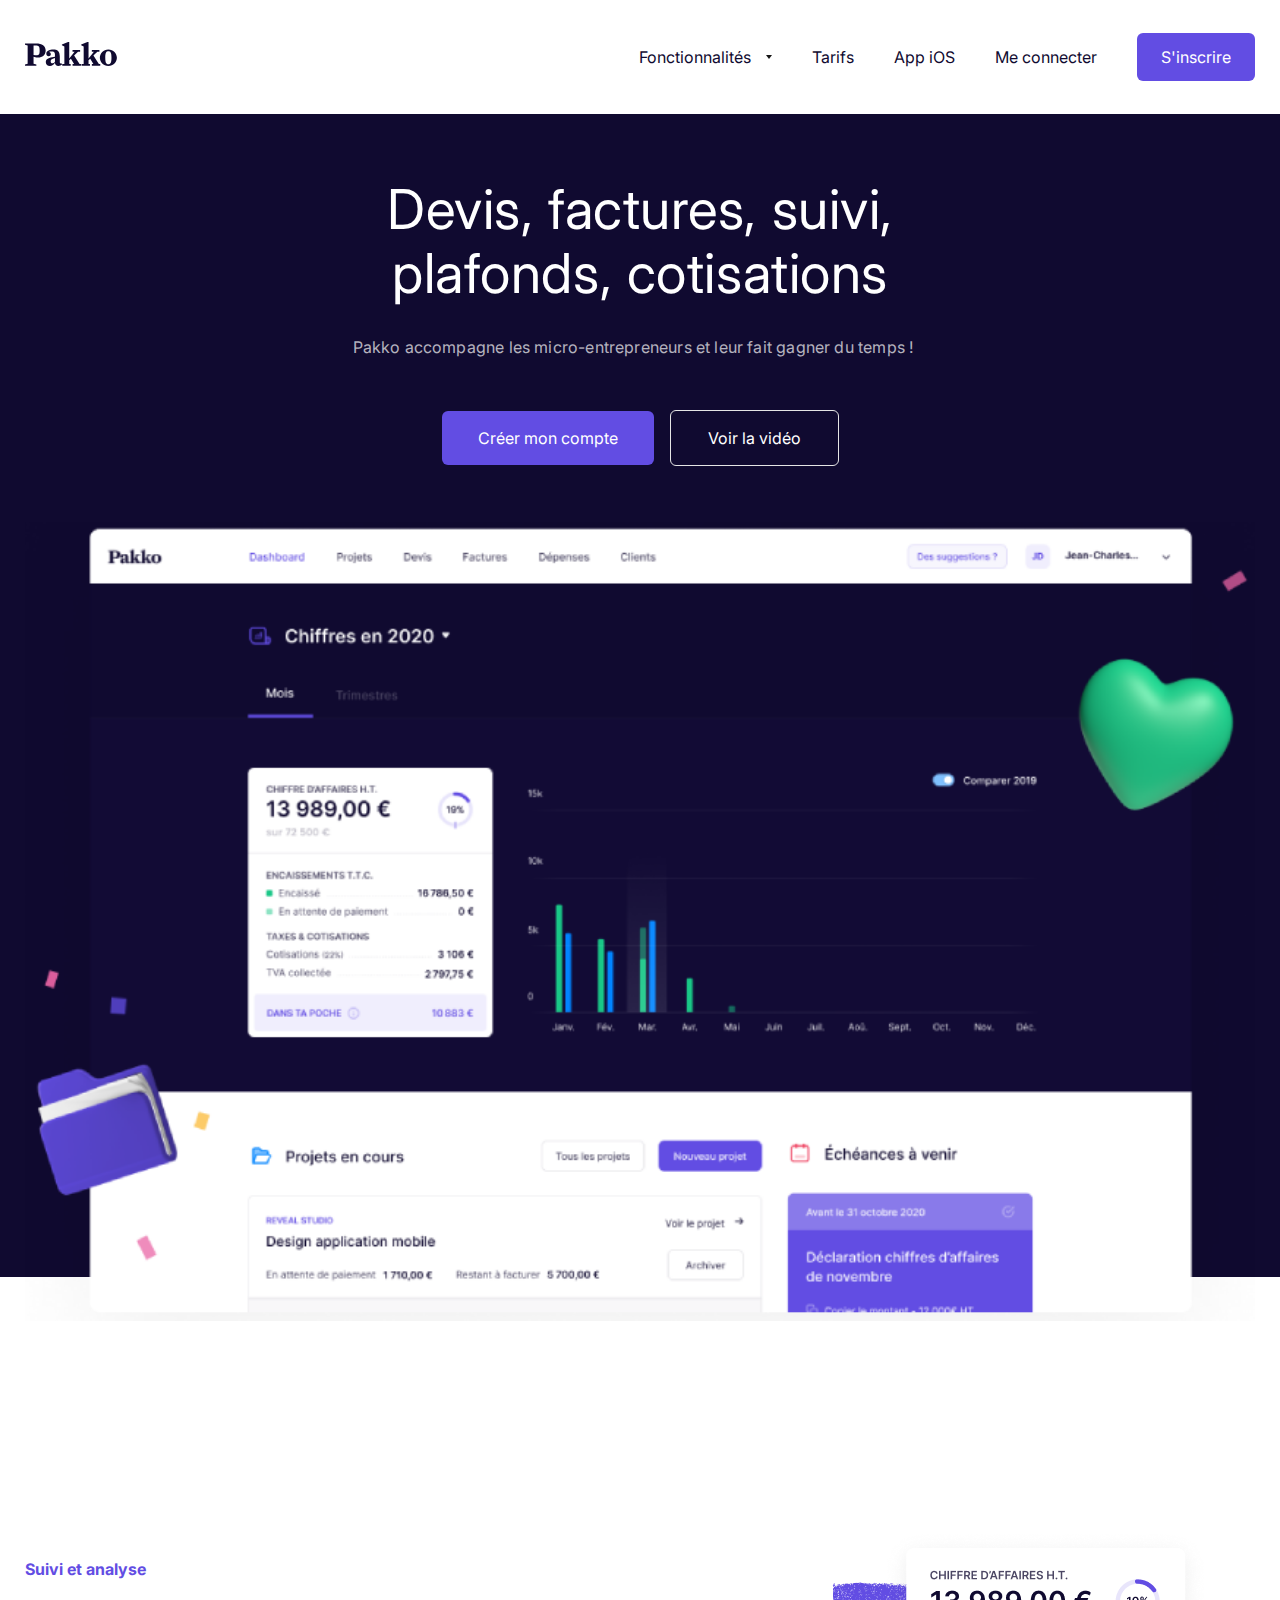
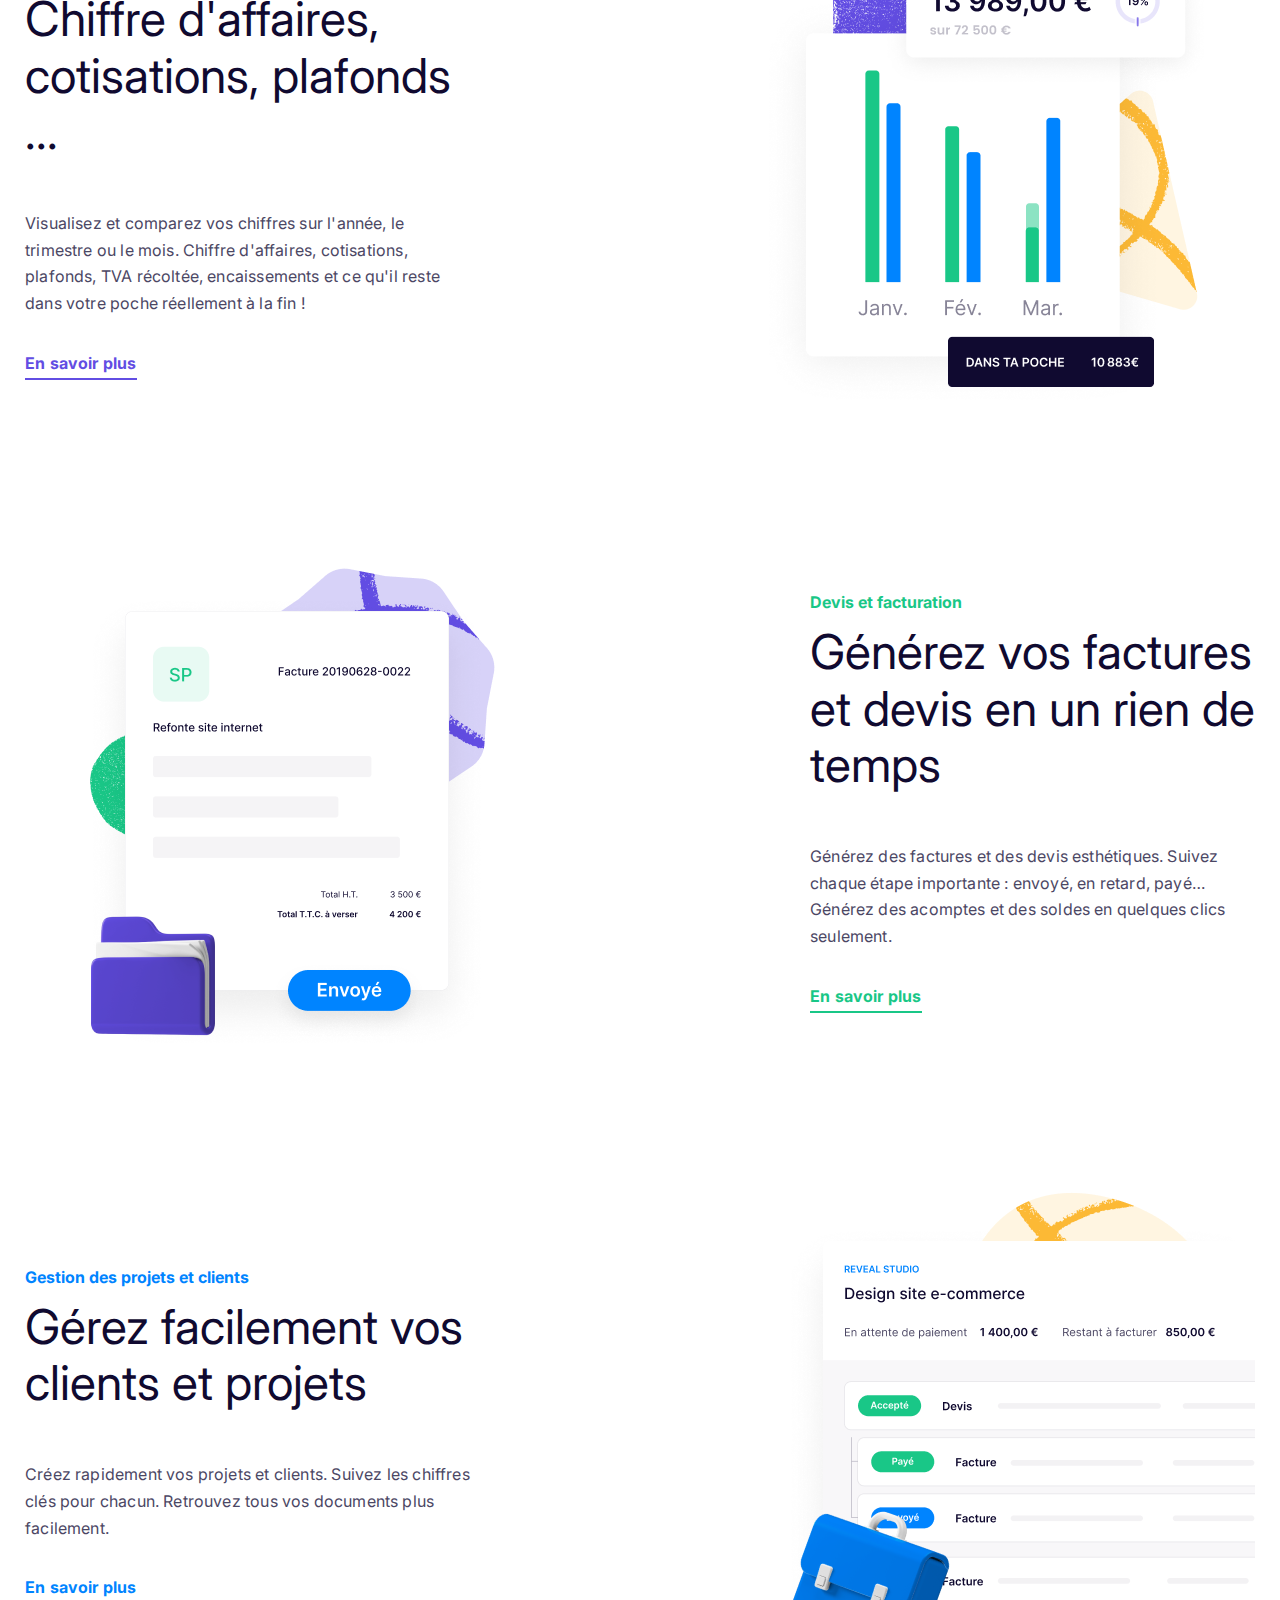
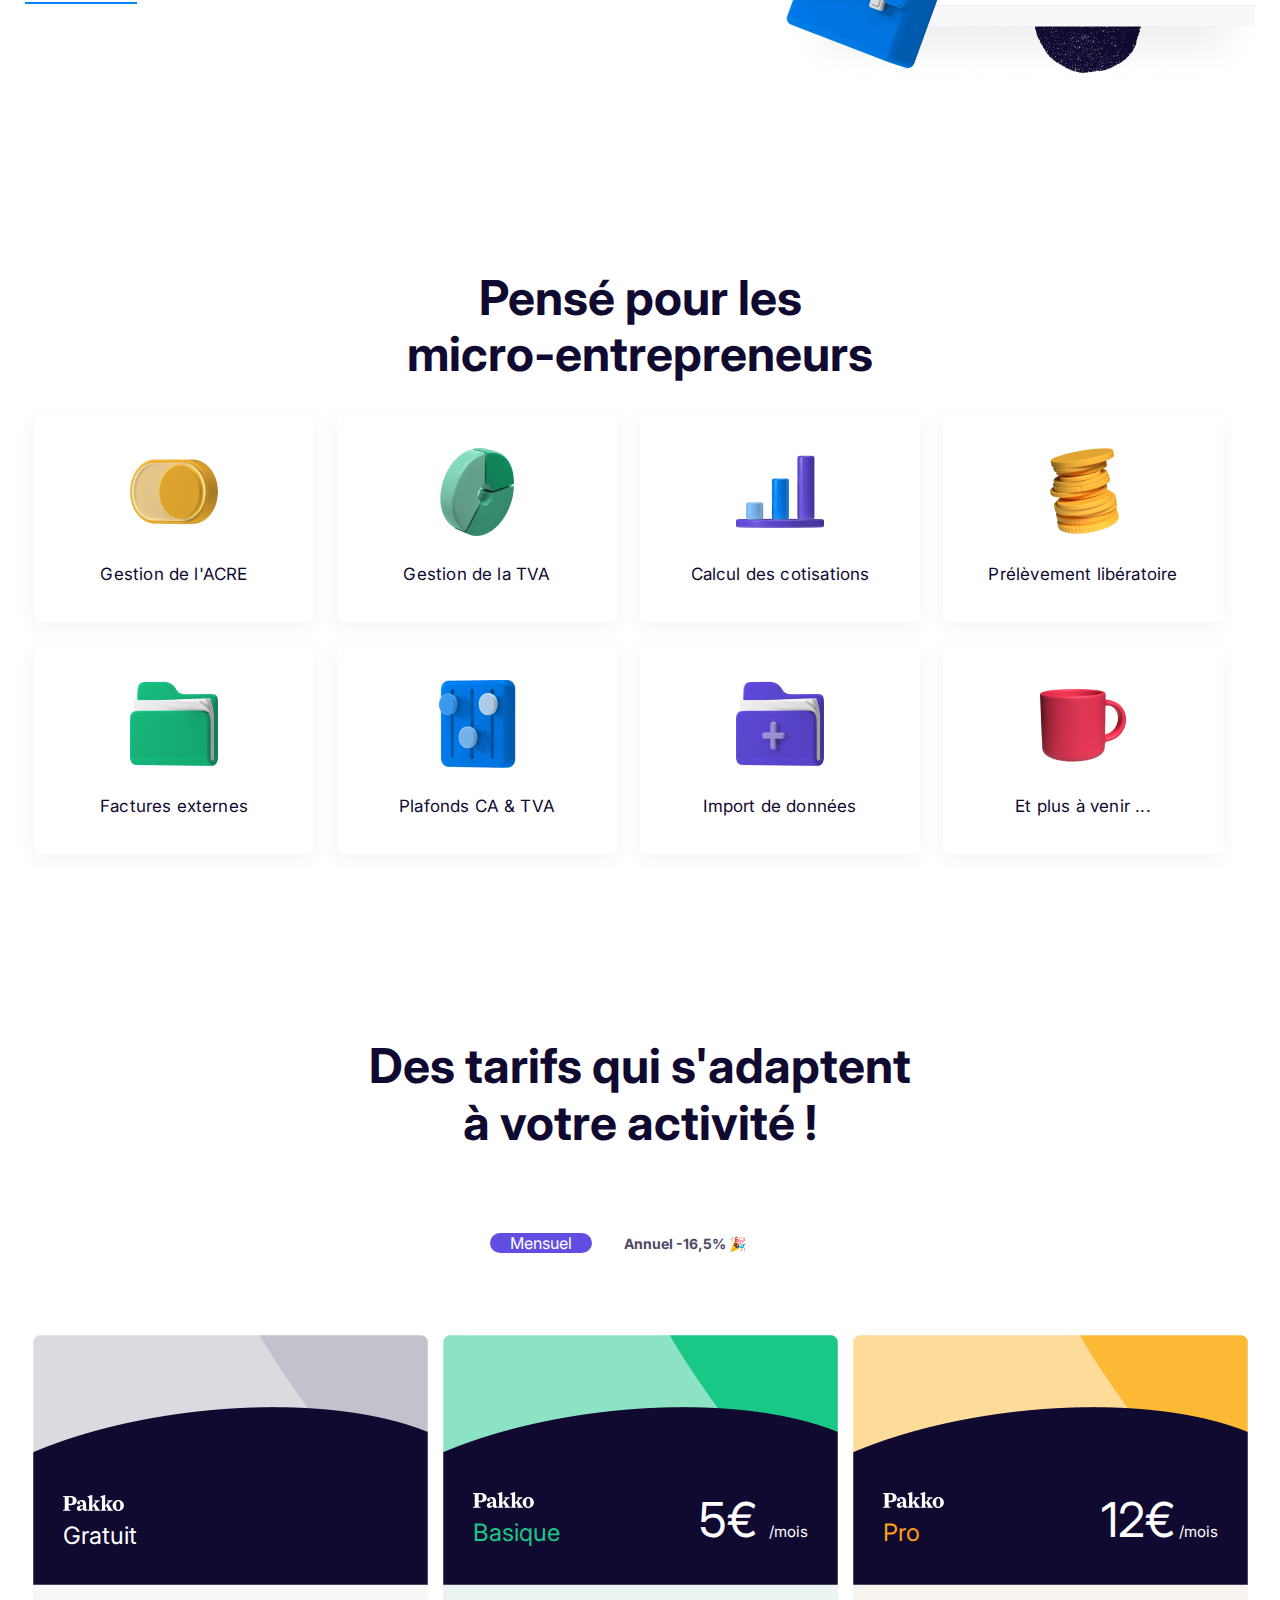
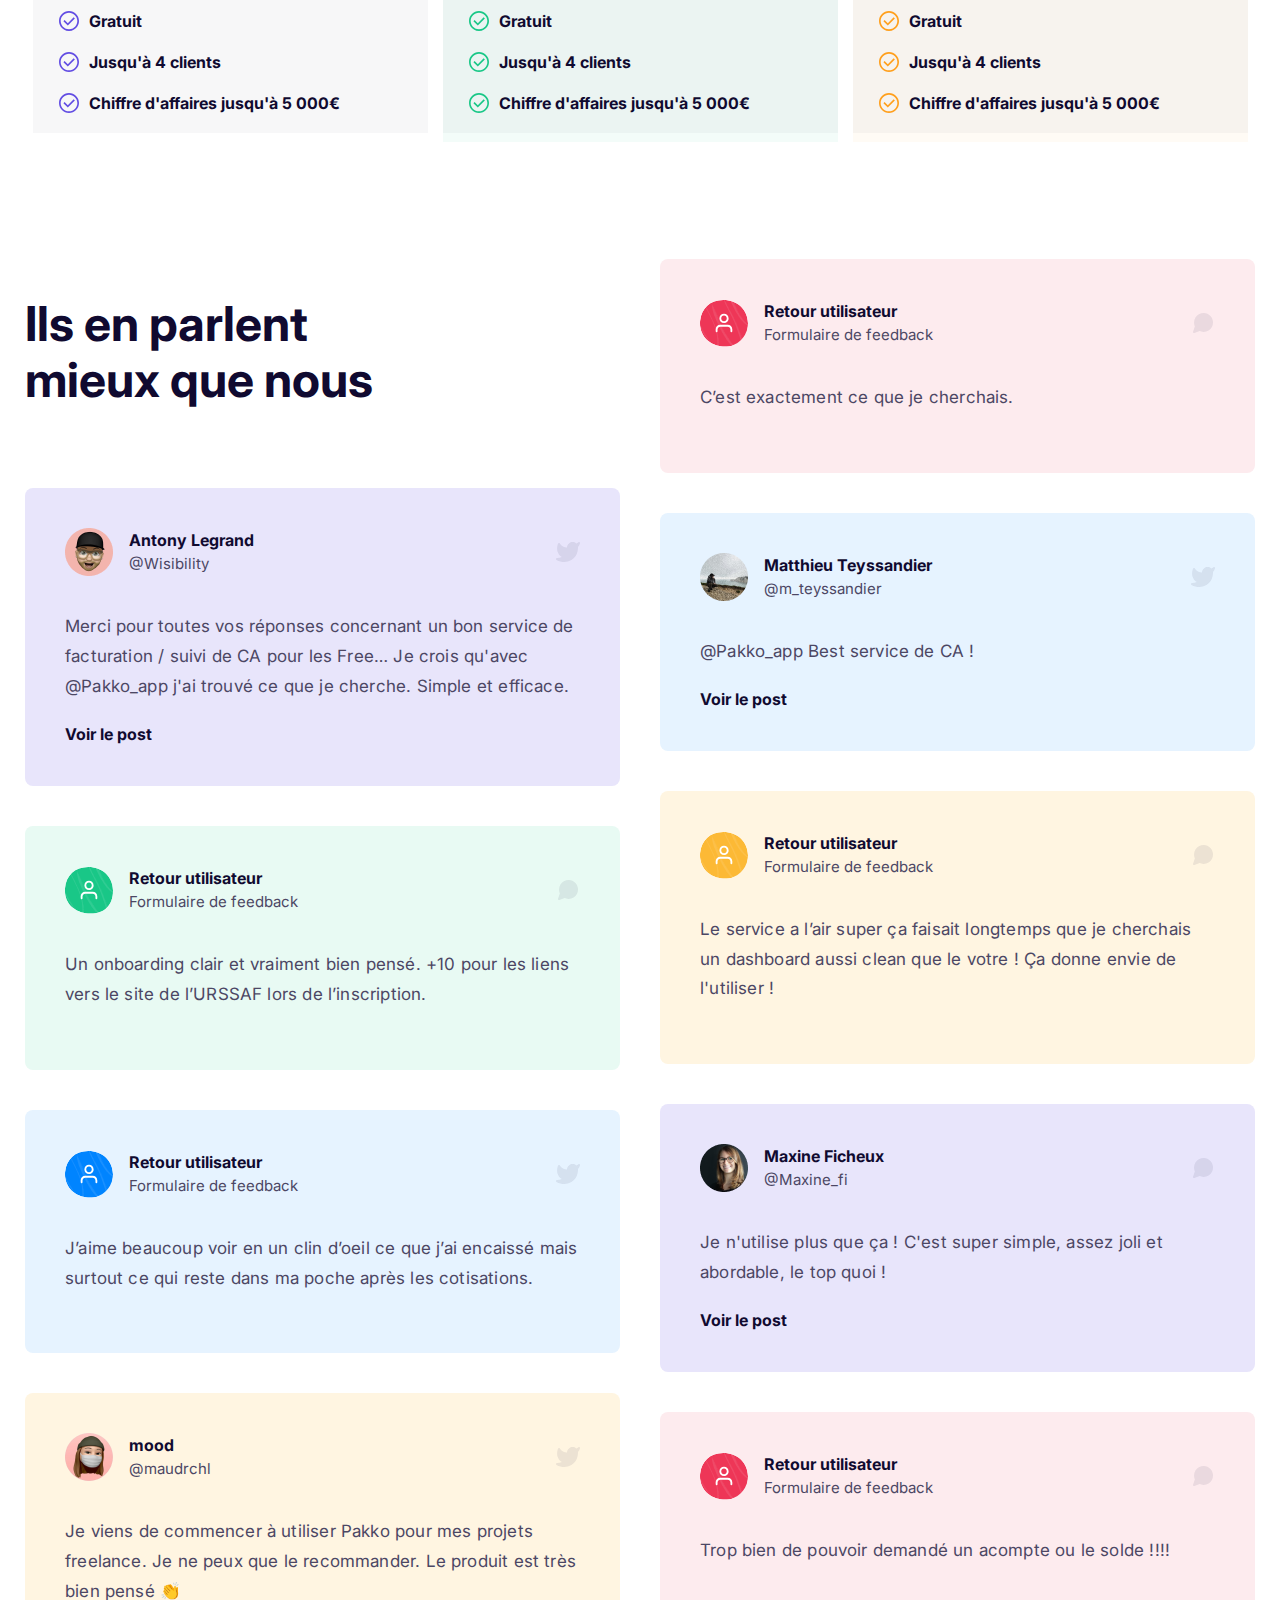
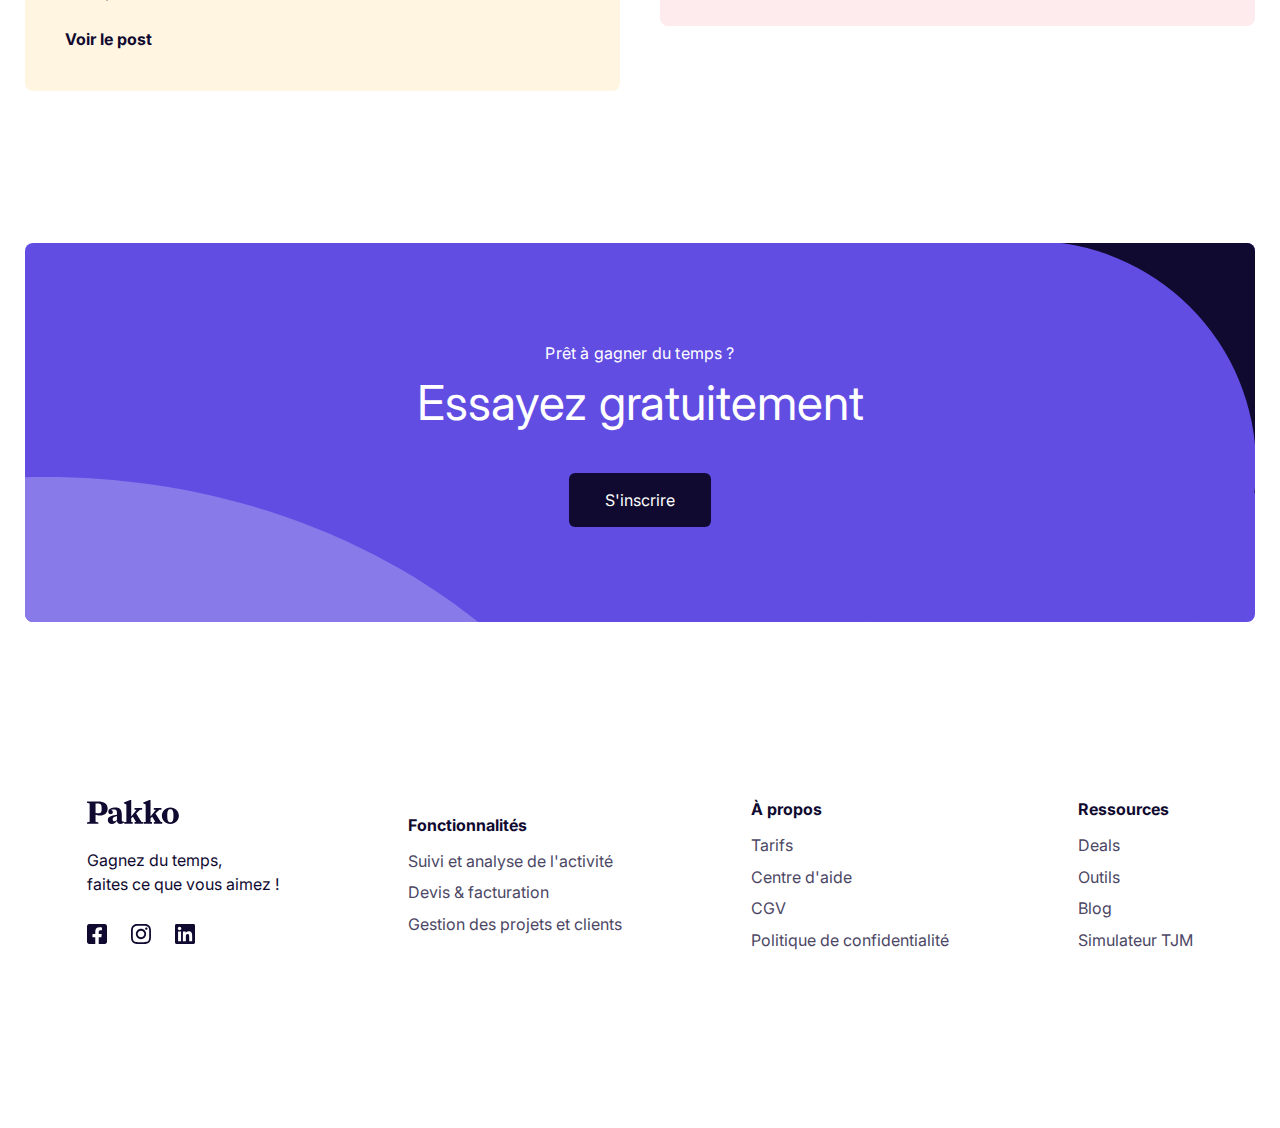
<file: Pakko/html/index.html>
<!DOCTYPE html>
<html lang="en">

<head>
    <meta charset="UTF-8">
    <meta http-equiv="X-UA-Compatible" content="IE=edge">
    <meta name="viewport" content="width=device-width, initial-scale=1.0">
    <link rel="stylesheet" href="../css/style.css">
    <title>Pakko</title>
</head>


<body>
    <header class="header">
        <div class="container">
            <nav class="nav">
                <a href="#" class="logo">
                    <svg width="92" height="24" viewBox="0 0 92 24" fill="none" xmlns="http://www.w3.org/2000/svg">
                        <g clip-path="url(#clip0_2_12)">
                            <path
                                d="M0 23.7409H11.3684V22.5101L8.55061 21.668V14.6397L9.52227 14.8988C10.753 15.2551 11.9514 15.417 13.085 15.417C17.4251 15.417 20.664 12.8583 20.664 8.42105C20.664 3.95142 17.0688 1.45749 11.0769 1.45749H0V2.68826L2.65587 3.53036V21.668L0 22.5101V23.7409ZM8.55061 3.49798H10.5911C13.7976 3.49798 14.6397 4.34008 14.6397 8.42105C14.6397 12.081 14.1215 13.247 11.336 13.247C11.0121 13.247 10.6235 13.247 10.2348 13.2146L8.55061 13.085V3.49798Z"
                                fill="#100A30" />
                            <path
                                d="M24.8996 24C27.1344 24 29.0129 22.3482 29.9522 20.7287C29.9522 22.7692 31.2801 23.9352 33.4178 23.9352C35.0048 23.9352 36.0413 23.3522 36.8834 22.8664V21.5709C35.102 21.4089 34.8105 21.2794 34.8105 20.3077V14.8664C34.8105 9.19838 32.4461 7.51417 28.106 7.51417C25.2234 7.51417 21.3044 8.71255 21.3044 11.6599C21.3044 13.1174 22.2437 14.1538 23.6364 14.1538C24.8996 14.1538 25.8388 13.2794 25.8388 12.1458C25.8388 11.1417 25.3206 10.2024 24.0574 9.94332V9.87854C24.5109 9.74899 25.2882 9.61943 26.357 9.61943C28.7538 9.61943 29.9522 10.17 29.9522 12.4696V14.8664L27.1991 15.3522C22.7943 16.0972 20.8186 17.4575 20.8186 20.2753C20.8186 22.5425 22.5676 24 24.8996 24ZM27.2315 21.1498C26.2599 21.1498 25.6769 20.6964 25.6769 19.4332C25.6769 18.0405 26.1951 17.3603 27.8793 16.7449L29.9522 16V19.6275C29.2072 20.5992 28.3004 21.1498 27.2315 21.1498Z"
                                fill="#100A30" />
                            <path
                                d="M47.5673 23.7409H55.956V21.9595H54.5633L49.122 13.5709L53.041 9.81377H55.1139V8.03239H47.5349V9.81377H49.6078L44.2313 16.4211V0H43.0977L36.8791 2.42915V3.1417L39.373 4.53441V21.9595H37.2677V23.7409H45.6564V21.9595H44.2313V18.2672L45.9155 16.6478L49.0896 21.9595H47.5673V23.7409Z"
                                fill="#100A30" />
                            <path
                                d="M66.8677 23.7409H75.2563V21.9595H73.8636L68.4223 13.5709L72.3414 9.81377H74.4142V8.03239H66.8353V9.81377H68.9082L63.5316 16.4211V0H62.398L56.1794 2.42915V3.1417L58.6733 4.53441V21.9595H56.5681V23.7409H64.9568V21.9595H63.5316V18.2672L65.2159 16.6478L68.3899 21.9595H66.8677V23.7409Z"
                                fill="#100A30" />
                            <path
                                d="M83.3738 24C88.3616 24 91.892 19.919 91.892 15.7409C91.892 11.5628 88.3616 7.51417 83.3738 7.51417C78.3859 7.51417 74.8555 11.5628 74.8555 15.7409C74.8555 19.919 78.3859 24 83.3738 24ZM83.3738 22.1862C81.4304 22.1862 80.2644 21.1174 80.2644 15.7409C80.2644 10.332 81.4628 9.32794 83.3738 9.32794C85.2847 9.32794 86.4831 10.2996 86.4831 15.7409C86.4831 21.1174 85.3171 22.1862 83.3738 22.1862Z"
                                fill="#100A30" />
                        </g>
                        <defs>
                            <clipPath id="clip0_2_12">
                                <rect width="92" height="24" fill="white" />
                            </clipPath>
                        </defs>
                    </svg>
                </a>
                <ul class="nav-list">
                    <li class="nav-item">
                        <a href="#" class="nav-link">Fonctionnalités
                            <svg class="arrow" width="6" height="4" viewBox="0 0 6 4"
                                xmlns="http://www.w3.org/2000/svg">
                                <g clip-path="url(#clip0_2_26)">
                                    <path d="M3 4L0 0L6 5.24537e-07L3 4Z" />
                                </g>
                                <defs>
                                    <clipPath id="clip0_2_26">
                                        <rect width="6" height="4" />
                                    </clipPath>
                                </defs>
                            </svg>
                        </a>
                    </li>
                    <li class="nav-item">
                        <a href="#" class="nav-link">Tarifs</a>
                    </li>
                    <li class="nav-item">
                        <a href="#" class="nav-link">App iOS</a>
                    </li>
                    <li class="nav-item">
                        <a href="#" class="nav-link">Me connecter</a>
                    </li>
                </ul>
                <a href="#" class="button header-button">S'inscrire</a>
            </nav>
        </div>
    </header>

    <section class="main">
        <div class="container">
            <div class="main-content">
                <h1 class="main-title">Devis, factures, suivi, plafonds, cotisations</h1>
                <p>Pakko accompagne les micro-entrepreneurs et leur fait gagner du temps !</p>
                <div class="main-buttons">
                    <a class="button creat-button" href="#">Créer mon compte</a>
                    <a class="button play-button" href="#">Voir la vidéo</a>
                </div>
            </div>
            <div class="inner">
                <img class="desktop" src="../src/header/vae1.png" alt="desktop">
            </div>
        </div>
    </section>

    <section class="descriptions">
        <div class="container">
            <div class="descriptions-card--inner">

                <div class="card-content">
                    <div class="descriptions-card">
                        <h5 class="descriptions-subtitle">Suivi et analyse</h5>
                        <h2 class="descriptions-title">Chiffre d'affaires, cotisations, plafonds ...</h2>
                        <p>Visualisez et comparez vos chiffres sur l'année, le trimestre ou le mois. Chiffre d'affaires,
                            cotisations, plafonds, TVA récoltée, encaissements et ce qu'il reste dans votre poche
                            réellement à la fin !</p>
                        <a class="description-link" href="#">En savoir plus</a>
                    </div>
                    <div class="card-item">
                        <img src="../src/descriptions/Card.png" alt="card item">
                    </div>
                </div>

                <div class="card-content green">
                    <div class="descriptions-card">
                        <h5 class="descriptions-subtitle">Devis et facturation</h5>
                        <h2 class="descriptions-title">Générez vos factures et devis en un rien de temps</h2>
                        <p>Générez des factures et des devis esthétiques. Suivez chaque étape importante : envoyé, en
                            retard, payé… Générez des acomptes et des soldes en quelques clics seulement.</p>
                        <a class="description-link" href="#">En savoir plus</a>
                    </div>
                    <div class="card-item">
                        <img src="../src/descriptions/Card1.png" alt="card item">
                    </div>
                </div>

                <div class="card-content blue">
                    <div class="descriptions-card">
                        <h5 class="descriptions-subtitle">Gestion des projets et clients</h5>
                        <h2 class="descriptions-title">Gérez facilement vos clients et projets</h2>
                        <p>Créez rapidement vos projets et clients. Suivez les chiffres clés pour chacun. Retrouvez tous
                            vos documents plus facilement.</p>
                        <a class="description-link" href="#">En savoir plus</a>
                    </div>
                    <div class="card-item">
                        <img src="../src/descriptions/Card2.png" alt="card item">
                    </div>
                </div>

            </div>
        </div>
    </section>

    <section class="capabilities">
        <div class="container">

            <h2 class="title title-center">Pensé pour les <br> micro-entrepreneurs</h2>
            <div class="card-icons-inner">

                <a class="capabalities-card" href="#">
                    <img class="card-icon" src="../src/capabilities/icon-1.png" alt="capsbslities card">
                    <h3 class="card-title">Gestion de l'ACRE</h3>
                </a>

                <a class="capabalities-card" href="#">
                    <img class="card-icon" src="../src/capabilities/icon-2.png" alt="capsbslities card">
                    <h3 class="card-title">Gestion de la TVA</h3>
                </a>

                <a class="capabalities-card" href="#">
                    <img class="card-icon" src="../src/capabilities/icon-3.png" alt="capsbslities card">
                    <h3 class="card-title">Calcul des cotisations</h3>
                </a>

                <a class="capabalities-card" href="#">
                    <img class="card-icon" src="../src/capabilities/icon-4.png" alt="capsbslities card">
                    <h3 class="card-title">Prélèvement libératoire</h3>
                </a>


                <a class="capabalities-card" href="#">
                    <img class="card-icon" src="../src/capabilities/icon-5.png" alt="capsbslities card">
                    <h3 class="card-title">Factures externes</h3>
                </a>

                <a class="capabalities-card" href="#">
                    <img class="card-icon" src="../src/capabilities/icon-6.png" alt="capsbslities card">
                    <h3 class="card-title">Plafonds CA & TVA</h3>
                </a>

                <a class="capabalities-card" href="#">
                    <img class="card-icon" src="../src/capabilities/icon-7.png" alt="capsbslities card">
                    <h3 class="card-title">Import de données</h3>
                </a>

                <a class="capabalities-card" href="#">
                    <img class="card-icon" src="../src/capabilities/icon-8.png" alt="capsbslities card">
                    <h3 class="card-title">Et plus à venir ...</h3>
                </a>

            </div>
        </div>
    </section>

    <section class="subscribe">
        <div class="container">
            <h2 class="title title-center">Des tarifs qui s'adaptent<br>à votre activité !</h2>
            <div class="subscribe-info">
                <a class="button mensual-btn" href="#">Mensuel</a>
                <a class="annual-btn" href="#">Annuel -16,5% 🎉</a>
            </div>
            <div class="subscribe-cards-inner">

                <a class="subscribe-card" href="#">

                    <div class="card-price">
                        <img class="bg-imag" src="../src/subscribe/Frame.jpg" alt="">
                        <div class="info-inner gratuit">
                            <div class="info-class">
                                <img src="../src/subscribe/logo-card.svg" alt="logo Pakko">
                                <p>Gratuit</p>
                            </div>
                        </div>
                    </div>

                    <ul class="card-listem">
                        <li>
                            <svg class="card-listem--item gratuit" width="20" height="24" viewBox="0 0 20 24"
                                xmlns="http://www.w3.org/2000/svg">
                                <path clip-rule="evenodd"
                                    d="M10 20.3333C14.6024 20.3333 18.3333 16.6024 18.3333 12C18.3333 7.39763 14.6024 3.66667 10 3.66667C5.39763 3.66667 1.66667 7.39763 1.66667 12C1.66667 16.6024 5.39763 20.3333 10 20.3333ZM10 22C4.47715 22 0 17.5228 0 12C0 6.47715 4.47715 2 10 2C15.5228 2 20 6.47715 20 12C20 17.5228 15.5228 22 10 22ZM8.8058 14.2011L5.58908 10.9863L4.41092 12.1652L8.80746 16.559L15.8733 9.47749L14.6935 8.30029L8.8058 14.2011Z" />
                            </svg> Gratuit
                        </li>
                        <li>
                            <svg class="card-listem--item gratuit" width="20" height="24" viewBox="0 0 20 24"
                                xmlns="http://www.w3.org/2000/svg">
                                <path clip-rule="evenodd"
                                    d="M10 20.3333C14.6024 20.3333 18.3333 16.6024 18.3333 12C18.3333 7.39763 14.6024 3.66667 10 3.66667C5.39763 3.66667 1.66667 7.39763 1.66667 12C1.66667 16.6024 5.39763 20.3333 10 20.3333ZM10 22C4.47715 22 0 17.5228 0 12C0 6.47715 4.47715 2 10 2C15.5228 2 20 6.47715 20 12C20 17.5228 15.5228 22 10 22ZM8.8058 14.2011L5.58908 10.9863L4.41092 12.1652L8.80746 16.559L15.8733 9.47749L14.6935 8.30029L8.8058 14.2011Z" />
                            </svg>
                            Jusqu'à 4 clients
                        </li>
                        <li>
                            <svg class="card-listem--item gratuit" width="20" height="24" viewBox="0 0 20 24"
                                xmlns="http://www.w3.org/2000/svg">
                                <path clip-rule="evenodd"
                                    d="M10 20.3333C14.6024 20.3333 18.3333 16.6024 18.3333 12C18.3333 7.39763 14.6024 3.66667 10 3.66667C5.39763 3.66667 1.66667 7.39763 1.66667 12C1.66667 16.6024 5.39763 20.3333 10 20.3333ZM10 22C4.47715 22 0 17.5228 0 12C0 6.47715 4.47715 2 10 2C15.5228 2 20 6.47715 20 12C20 17.5228 15.5228 22 10 22ZM8.8058 14.2011L5.58908 10.9863L4.41092 12.1652L8.80746 16.559L15.8733 9.47749L14.6935 8.30029L8.8058 14.2011Z" />
                            </svg>
                            Chiffre d'affaires jusqu'à 5 000€
                        </li>
                    </ul>
                </a>

                <a class="subscribe-card" href="#">

                    <div class="card-price">
                        <img class="bg-imag" src="../src/subscribe/Frame (1).jpg" alt="">
                        <div class="info-inner basique">
                            <div class="info-class">
                                <img src="../src/subscribe/logo-card.svg" alt="logo Pakko">
                                <p>Basique</p>
                            </div>
                            <div class="info-price">
                                <p> 5€ <span> /mois</span></p>
                            </div>
                        </div>
                    </div>
                    <ul class="card-listem basique--mod">
                        <li>
                            <svg class="card-listem--item basique" width="20" height="24" viewBox="0 0 20 24"
                                xmlns="http://www.w3.org/2000/svg">
                                <path clip-rule="evenodd"
                                    d="M10 20.3333C14.6024 20.3333 18.3333 16.6024 18.3333 12C18.3333 7.39763 14.6024 3.66667 10 3.66667C5.39763 3.66667 1.66667 7.39763 1.66667 12C1.66667 16.6024 5.39763 20.3333 10 20.3333ZM10 22C4.47715 22 0 17.5228 0 12C0 6.47715 4.47715 2 10 2C15.5228 2 20 6.47715 20 12C20 17.5228 15.5228 22 10 22ZM8.8058 14.2011L5.58908 10.9863L4.41092 12.1652L8.80746 16.559L15.8733 9.47749L14.6935 8.30029L8.8058 14.2011Z" />
                            </svg> Gratuit
                        </li>
                        <li>
                            <svg class="card-listem--item basique" width="20" height="24" viewBox="0 0 20 24"
                                xmlns="http://www.w3.org/2000/svg">
                                <path clip-rule="evenodd"
                                    d="M10 20.3333C14.6024 20.3333 18.3333 16.6024 18.3333 12C18.3333 7.39763 14.6024 3.66667 10 3.66667C5.39763 3.66667 1.66667 7.39763 1.66667 12C1.66667 16.6024 5.39763 20.3333 10 20.3333ZM10 22C4.47715 22 0 17.5228 0 12C0 6.47715 4.47715 2 10 2C15.5228 2 20 6.47715 20 12C20 17.5228 15.5228 22 10 22ZM8.8058 14.2011L5.58908 10.9863L4.41092 12.1652L8.80746 16.559L15.8733 9.47749L14.6935 8.30029L8.8058 14.2011Z" />
                            </svg>
                            Jusqu'à 4 clients
                        </li>
                        <li>
                            <svg class="card-listem--item basique" width="20" height="24" viewBox="0 0 20 24"
                                xmlns="http://www.w3.org/2000/svg">
                                <path clip-rule="evenodd"
                                    d="M10 20.3333C14.6024 20.3333 18.3333 16.6024 18.3333 12C18.3333 7.39763 14.6024 3.66667 10 3.66667C5.39763 3.66667 1.66667 7.39763 1.66667 12C1.66667 16.6024 5.39763 20.3333 10 20.3333ZM10 22C4.47715 22 0 17.5228 0 12C0 6.47715 4.47715 2 10 2C15.5228 2 20 6.47715 20 12C20 17.5228 15.5228 22 10 22ZM8.8058 14.2011L5.58908 10.9863L4.41092 12.1652L8.80746 16.559L15.8733 9.47749L14.6935 8.30029L8.8058 14.2011Z" />
                            </svg>
                            Chiffre d'affaires jusqu'à 5 000€
                        </li>
                    </ul>
                </a>


                <a class="subscribe-card" href="#">

                    <div class="card-price">
                        <img class="bg-imag" src="../src/subscribe/Frame (2).jpg" alt="">
                        <div class="info-inner pro">
                            <div class="info-class">
                                <img src="../src/subscribe/logo-card.svg" alt="logo Pakko">
                                <p> Pro</p>
                            </div>
                            <div class="info-price">
                                <p>12€<span> /mois</span></p>
                            </div>
                        </div>
                    </div>

                    <ul class="card-listem pro--mod">
                        <li>
                            <svg class="card-listem--item pro" width="20" height="24" viewBox="0 0 20 24"
                                xmlns="http://www.w3.org/2000/svg">
                                <path clip-rule="evenodd"
                                    d="M10 20.3333C14.6024 20.3333 18.3333 16.6024 18.3333 12C18.3333 7.39763 14.6024 3.66667 10 3.66667C5.39763 3.66667 1.66667 7.39763 1.66667 12C1.66667 16.6024 5.39763 20.3333 10 20.3333ZM10 22C4.47715 22 0 17.5228 0 12C0 6.47715 4.47715 2 10 2C15.5228 2 20 6.47715 20 12C20 17.5228 15.5228 22 10 22ZM8.8058 14.2011L5.58908 10.9863L4.41092 12.1652L8.80746 16.559L15.8733 9.47749L14.6935 8.30029L8.8058 14.2011Z" />
                            </svg> Gratuit
                        </li>
                        <li>
                            <svg class="card-listem--item pro" width="20" height="24" viewBox="0 0 20 24"
                                xmlns="http://www.w3.org/2000/svg">
                                <path clip-rule="evenodd"
                                    d="M10 20.3333C14.6024 20.3333 18.3333 16.6024 18.3333 12C18.3333 7.39763 14.6024 3.66667 10 3.66667C5.39763 3.66667 1.66667 7.39763 1.66667 12C1.66667 16.6024 5.39763 20.3333 10 20.3333ZM10 22C4.47715 22 0 17.5228 0 12C0 6.47715 4.47715 2 10 2C15.5228 2 20 6.47715 20 12C20 17.5228 15.5228 22 10 22ZM8.8058 14.2011L5.58908 10.9863L4.41092 12.1652L8.80746 16.559L15.8733 9.47749L14.6935 8.30029L8.8058 14.2011Z" />
                            </svg>
                            Jusqu'à 4 clients
                        </li>
                        <li>
                            <svg class="card-listem--item pro" width="20" height="24" viewBox="0 0 20 24"
                                xmlns="http://www.w3.org/2000/svg">
                                <path clip-rule="evenodd"
                                    d="M10 20.3333C14.6024 20.3333 18.3333 16.6024 18.3333 12C18.3333 7.39763 14.6024 3.66667 10 3.66667C5.39763 3.66667 1.66667 7.39763 1.66667 12C1.66667 16.6024 5.39763 20.3333 10 20.3333ZM10 22C4.47715 22 0 17.5228 0 12C0 6.47715 4.47715 2 10 2C15.5228 2 20 6.47715 20 12C20 17.5228 15.5228 22 10 22ZM8.8058 14.2011L5.58908 10.9863L4.41092 12.1652L8.80746 16.559L15.8733 9.47749L14.6935 8.30029L8.8058 14.2011Z" />
                            </svg>
                            Chiffre d'affaires jusqu'à 5 000€
                        </li>
                    </ul>
                </a>

            </div>
        </div>
    </section>

    <section class="reviews">
        <div class="container">
            <div class="reviews-inner">
                <!-- reviews-column--left -->
                <div class="reviews-column--left">

                    <h2 class="title reviews-title">Ils en parlent <br>mieux que nous</h2>

                    <div class="reviews-card">
                        <div class="user-inner">
                            <img class="user-image" src="../src/reviews/user1.png" alt="user sccount">
                            <div class="user-info">
                                <h5 class="user-name">Antony Legrand</h5>
                                <p>@Wisibility</p>
                            </div>
                            <img class="user-social" src="../src/reviews/twitter.svg" alt="twitter">
                        </div>
                        <div class="reviews-card--content">
                            <p>Merci pour toutes vos réponses concernant un bon service de facturation / suivi de CA
                                pour les Free… Je crois qu'avec @Pakko_app j'ai trouvé ce que je cherche. Simple et
                                efficace.</p>
                            <a href="#">Voir le post</a>
                        </div>


                    </div>

                    <div class="reviews-card">
                        <div class="user-inner">
                            <img class="user-image" src="../src/reviews/user2.svg" alt="user account">
                            <div class="user-info">
                                <h5 class="user-name">Retour utilisateur</h5>
                                <p>Formulaire de feedback</p>
                            </div>
                            <img class="user-social" src="../src/reviews/message.svg" alt="message">
                        </div>
                        <div class="reviews-card--content">
                            <p>Un onboarding clair et vraiment bien pensé. +10 pour les liens vers le site de l’URSSAF
                                lors de l’inscription.</p>
                        </div>


                    </div>

                    <div class="reviews-card">
                        <div class="user-inner">
                            <img class="user-image" src="../src/reviews/user3.svg" alt="user account">
                            <div class="user-info">
                                <h5 class="user-name">Retour utilisateur</h5>
                                <p>Formulaire de feedback</p>
                            </div>
                            <img class="user-social" src="../src/reviews/twitter.svg" alt="twitter">
                        </div>
                        <div class="reviews-card--content">
                            <p>J’aime beaucoup voir en un clin d’oeil ce que j’ai encaissé mais surtout ce qui reste
                                dans ma
                                poche après les cotisations.</p>
                        </div>


                    </div>

                    <div class="reviews-card">
                        <div class="user-inner">
                            <img class="user-image" src="../src/reviews/user4.png" alt="user sccount">
                            <div class="user-info">
                                <h5 class="user-name">mood</h5>
                                <p>@maudrchl</p>
                            </div>
                            <img class="user-social" src="../src/reviews/twitter.svg" alt="twitter">
                        </div>
                        <div class="reviews-card--content">
                            <p>Je viens de commencer à utiliser Pakko pour mes projets freelance. Je ne peux que le
                                recommander. Le produit est très bien pensé 👏</p>
                            <a href="#">Voir le post</a>
                        </div>


                    </div>
                </div>
                <!--  END reviews-column--left -->
                <!--  reviews-column--right -->
                <div class="reviews-column--right">

                    <div class="reviews-card">
                        <div class="user-inner">
                            <img class="user-image" src="../src/reviews/user5.svg" alt="user account">
                            <div class="user-info">
                                <h5 class="user-name">Retour utilisateur</h5>
                                <p>Formulaire de feedback</p>
                            </div>
                            <img class="user-social" src="../src/reviews/message.svg" alt="message">
                        </div>
                        <div class="reviews-card--content">
                            <p>C’est exactement ce que je cherchais.</p>
                        </div>
                    </div>

                    <div class="reviews-card">
                        <div class="user-inner">
                            <img class="user-image" src="../src/reviews/user6.png" alt="user sccount">
                            <div class="user-info">
                                <h5 class="user-name">Matthieu Teyssandier</h5>
                                <p>@m_teyssandier</p>
                            </div>
                            <img class="user-social" src="../src/reviews/twitter.svg" alt="twitter">
                        </div>
                        <div class="reviews-card--content">
                            <p>@Pakko_app Best service de CA !</p>
                            <a href="#">Voir le post</a>
                        </div>


                    </div>

                    <div class="reviews-card">
                        <div class="user-inner">
                            <img class="user-image" src="../src/reviews/user7.svg" alt="user account">
                            <div class="user-info">
                                <h5 class="user-name">Retour utilisateur</h5>
                                <p>Formulaire de feedback</p>
                            </div>
                            <img class="user-social" src="../src/reviews/message.svg" alt="message">
                        </div>
                        <div class="reviews-card--content">
                            <p>Le service a l’air super ça faisait longtemps que je cherchais un dashboard aussi clean
                                que le votre ! Ça donne envie de l'utiliser !</p>
                        </div>
                    </div>

                    <div class="reviews-card">
                        <div class="user-inner">
                            <img class="user-image" src="../src/reviews/user8.png" alt="user account">
                            <div class="user-info">
                                <h5 class="user-name">Maxine Ficheux</h5>
                                <p>@Maxine_fi</p>
                            </div>
                            <img class="user-social" src="../src/reviews/message.svg" alt="message">
                        </div>
                        <div class="reviews-card--content">
                            <p>Je n'utilise plus que ça ! C'est super simple, assez joli et abordable, le top quoi !</p>
                            <a href="#">Voir le post</a>
                        </div>
                    </div>

                    <div class="reviews-card">
                        <div class="user-inner">
                            <img class="user-image" src="../src/reviews/user5.svg" alt="user account">
                            <div class="user-info">
                                <h5 class="user-name">Retour utilisateur</h5>
                                <p>Formulaire de feedback</p>
                            </div>
                            <img class="user-social" src="../src/reviews/message.svg" alt="message">
                        </div>
                        <div class="reviews-card--content">
                            <p>Trop bien de pouvoir demandé un acompte ou le solde !!!!</p>
                        </div>
                    </div>

                </div>
                <!--  reviews-column--right -->
            </div>
        </div>
    </section>

    <section class="gratuitement">
        <div class="container">
            <div class="gratuitement-column">
                <h4 class="gratuitement-title">Prêt à gagner du temps ?</h4>
                <h2 class="gratuitement--label">Essayez gratuitement</h2>
                <a href="#!" class="gratuitement--btn button">S'inscrire</a>
                <img class="gratuitement-decor-1" src="../src/gratuitement/decor-1.svg" alt="decoration">
            </div>
        </div>
    </section>

    <footer class="footer">
        <div class="container">
            <div class="footer-row">

                <div class="footer-column--social">
                    <img class="logo" src="../src/header/logo.svg" alt="">
                    <div class="footer-description">
                        <p>Gagnez du temps,<br>faites ce que vous aimez !</p>
                        <div class="footer-social">
                            <a href="#" class="footer-social--link">
                                <svg class="footer-social--icon fa" width="20" height="24" viewBox="0 0 20 24"
                                xmlns="http://www.w3.org/2000/svg">
                                <path
                                    d="M17.8571 4H2.14286C1.57454 4 1.02949 4.22577 0.627628 4.62763C0.225765 5.02949 0 5.57454 0 6.14286V21.8571C0 22.4255 0.225765 22.9705 0.627628 23.3724C1.02949 23.7742 1.57454 24 2.14286 24H8.27009V17.2004H5.45759V14H8.27009V11.5607C8.27009 8.78616 9.92188 7.25357 12.4518 7.25357C13.6634 7.25357 14.9304 7.46964 14.9304 7.46964V10.1929H13.5344C12.1589 10.1929 11.7299 11.0464 11.7299 11.9219V14H14.8004L14.3094 17.2004H11.7299V24H17.8571C18.4255 24 18.9705 23.7742 19.3724 23.3724C19.7742 22.9705 20 22.4255 20 21.8571V6.14286C20 5.57454 19.7742 5.02949 19.3724 4.62763C18.9705 4.22577 18.4255 4 17.8571 4Z" />
                            </svg>
                            </a>
                            <a href="#" class="footer-social--link">
                                <svg class="footer-social--icon in" width="20" height="24" viewBox="0 0 20 24"
                                xmlns="http://www.w3.org/2000/svg">
                                <g clip-path="url(#clip0_2_323)">
                                    <path
                                        d="M10.0022 8.87225C7.16453 8.87225 4.87563 11.1617 4.87563 14C4.87563 16.8383 7.16453 19.1277 10.0022 19.1277C12.8399 19.1277 15.1288 16.8383 15.1288 14C15.1288 11.1617 12.8399 8.87225 10.0022 8.87225ZM10.0022 17.3337C8.16843 17.3337 6.66927 15.8387 6.66927 14C6.66927 12.1613 8.16397 10.6663 10.0022 10.6663C11.8405 10.6663 13.3352 12.1613 13.3352 14C13.3352 15.8387 11.836 17.3337 10.0022 17.3337ZM16.5343 8.6625C16.5343 9.32746 15.9989 9.85853 15.3385 9.85853C14.6737 9.85853 14.1428 9.32299 14.1428 8.6625C14.1428 8.00201 14.6782 7.46647 15.3385 7.46647C15.9989 7.46647 16.5343 8.00201 16.5343 8.6625ZM19.9297 9.87638C19.8539 8.27424 19.488 6.85507 18.3146 5.68582C17.1456 4.51657 15.7267 4.15062 14.1249 4.07029C12.4741 3.97657 7.52593 3.97657 5.87507 4.07029C4.27775 4.14616 2.8589 4.5121 1.68544 5.68136C0.511991 6.85061 0.150586 8.26978 0.0702733 9.87192C-0.0234244 11.5231 -0.0234244 16.4724 0.0702733 18.1236C0.146124 19.7258 0.511991 21.1449 1.68544 22.3142C2.8589 23.4834 4.27329 23.8494 5.87507 23.9297C7.52593 24.0234 12.4741 24.0234 14.1249 23.9297C15.7267 23.8538 17.1456 23.4879 18.3146 22.3142C19.4835 21.1449 19.8494 19.7258 19.9297 18.1236C20.0234 16.4724 20.0234 11.5276 19.9297 9.87638ZM17.797 19.8953C17.449 20.7701 16.7752 21.4439 15.8963 21.7965C14.58 22.3186 11.4568 22.1981 10.0022 22.1981C8.54769 22.1981 5.41997 22.3142 4.1082 21.7965C3.23369 21.4484 2.55996 20.7745 2.20747 19.8953C1.68544 18.5788 1.80591 15.4549 1.80591 14C1.80591 12.5451 1.68991 9.41671 2.20747 8.10465C2.55549 7.22995 3.22922 6.55606 4.1082 6.2035C5.42443 5.68136 8.54769 5.80185 10.0022 5.80185C11.4568 5.80185 14.5845 5.68582 15.8963 6.2035C16.7708 6.5516 17.4445 7.22548 17.797 8.10465C18.319 9.42118 18.1985 12.5451 18.1985 14C18.1985 15.4549 18.319 18.5833 17.797 19.8953Z" />
                                </g>
                                <defs>
                                    <clipPath id="clip0_2_323">
                                        <rect width="20" height="20" fill="white" transform="translate(0 4)" />
                                    </clipPath>
                                </defs>
                            </svg>
                            </a>
                            <a href="#" class="footer-social--link">
                                <svg class="footer-social--icon lin" width="20" height="24" viewBox="0 0 20 24"
                                xmlns="http://www.w3.org/2000/svg">
                                <path
                                    d="M18.5714 4H1.42411C0.638393 4 0 4.64732 0 5.44196V22.558C0 23.3527 0.638393 24 1.42411 24H18.5714C19.3571 24 20 23.3527 20 22.558V5.44196C20 4.64732 19.3571 4 18.5714 4ZM6.04464 21.1429H3.08036V11.5982H6.04911V21.1429H6.04464ZM4.5625 10.2946C3.61161 10.2946 2.84375 9.52232 2.84375 8.57589C2.84375 7.62946 3.61161 6.85714 4.5625 6.85714C5.50893 6.85714 6.28125 7.62946 6.28125 8.57589C6.28125 9.52679 5.51339 10.2946 4.5625 10.2946ZM17.1562 21.1429H14.192V16.5C14.192 15.3929 14.1696 13.9688 12.6518 13.9688C11.1071 13.9688 10.8705 15.1741 10.8705 16.4196V21.1429H7.90625V11.5982H10.75V12.9018H10.7902C11.1875 12.1518 12.1563 11.3616 13.5982 11.3616C16.5982 11.3616 17.1562 13.3393 17.1562 15.9107V21.1429Z" />
                            </svg>   
                            </a>
                        </div>
                    </div>
                </div>

                <div class="footer-column">
                    <ul class="footer-column--list">Fonctionnalités
                        <li>
                            <a class="footer-column--link" href="#">Suivi et analyse de l'activité</a>
                        </li>
                        <li>
                            <a class="footer-column--link" href="#">Devis & facturation</a>
                        </li>
                        <li>
                            <a class="footer-column--link" href="#">Gestion des projets et clients</a>
                        </li>
                    </ul>
                </div>

                <div class="footer-column">
                    <ul class="footer-column--list">À propos
                        <li>
                            <a class="footer-column--link" href="#">Tarifs</a>
                        </li>
                        <li>
                            <a class="footer-column--link" href="#">Centre d'aide</a>
                        </li>
                        <li>
                            <a class="footer-column--link" href="#">CGV</a>
                        </li>
                        <li>
                            <a class="footer-column--link" href="#">Politique de confidentialité</a>
                        </li>
                    </ul>
                </div>

                <div class="footer-column">
                    <ul class="footer-column--list">Ressources
                        <li>
                            <a class="footer-column--link" href="#">Deals</a>
                        </li>
                        <li>
                            <a class="footer-column--link" href="#">Outils</a>
                        </li>
                        <li>
                            <a class="footer-column--link" href="#">Blog</a>
                        </li>
                        <li>
                            <a class="footer-column--link" href="#">Simulateur TJM</a>
                        </li>
                    </ul>
                </div>

            </div>
        </div>
    </footer>

</body>

</html>
</file>
<file: Locus/css/style.css>
:root {
    --bg-color: #fff;
    --dark-color: #404242;
    --light-color: #58a9a5;
    --m-dark-color: #1c2323;
    --grey-color: #486958;
    --decor-color: #ccf0e6;
}
body {
    font-family: 'Poppins', sans-serif;
    background-color: var(--bg-color);
    box-sizing: border-box;
}
.container {
    max-width: 1640px;
    padding: 0 15px;
    margin: 0 auto;
    color: var( --m-dark-color);
    line-height: 1.52;
}
/* BUTTON */
.button {
    position: relative;
    display: flex;
    justify-content: center;
    align-items: center;
    text-align: center;
    width: 271px;
    height: 80px;
    font-size: 25px;
    color: var(--bg-color);
    background-color: var(--light-color);
    border-radius: 20px 20px 20px 0;
    transition: background-color 0.3s ease;
}
.button:hover {
    background-color: #6abdb9;
}
.button:active {
    top: 3px;
}
.main-decor__line {
    position: relative;
    display: inline-block;
    width: 135px;
    height: 5px;
    background-color: var(--light-color);
}
.main-decor__line:after {
    content: '';
    position: absolute;
    width: 100%;
    height: 5px;
    background-color: var(--light-color);
    left: 0;
    bottom: -15px;
}
/* ==============================@MEDIA================================== */
@media(max-width: 1400px) {
    .button {
    width: 200px;
    height: 60px;
    font-size: 20px;
}
@media(max-width: 425px) {
    .button {
        width: 100%;
        font-size: 20px;
    }
}
}
/* TEXT */
.main-title {
    font-size: 70px;
    font-weight: 800;
    line-height: 1.5;
    color: var(--m-dark-color);
}
.main-subtitle {
    font-size: 30px;
    font-weight: 400;
    line-height: 1.5;
    color: var(--dark-color);
}
@media(max-width:768px) {
    .main-title {
        margin-bottom: 5px;
        font-size: 30px;
        line-height: 1.2;
    }
    .main-subtitle{
        font-size: 20px;
    }
}
</file>
<file: Locus/css/header.css>
.header {
    padding-top: 100px;
}
.header-top {
    display: flex;
    justify-content: space-between;
    align-items: center;
    margin-bottom: 100px;
}
.header__logo {
    display: flex;
    align-items: center;
}
.header__logo__link {
    padding-left: 12px;
    font-size: 35px;
    font-weight: 800;
    line-height: 1.48;
    color: var(--light-color);
}
.header__menu_list {
    display: flex;
    flex-wrap: wrap;
}
.header__menu__item {
    margin-right: 85px;
}
.header__menu__item:last-child {
    margin-right: 0;
}
.header__menu {
    margin: 0 25px;
}
.header_menu__link {
    position: relative;
    font-size: 25px;
    font-weight: 400;
    color: var(--dark-color);
    transition: all 0.3s ease;
}
.header_menu__link:after {
    content: "";
    position: absolute;
    width: 0%;
    height: 6px;
    bottom: -10px;
    left: 50%;
    transform: translateX(-50%);

    background-color: #FEC62D;
    border-radius: 21px;
    transition: all 0.3s ease;
}
.header_menu__link:hover.header_menu__link:after {
    width: 60%;
} 
.header_menu__link:hover {
    font-size: 25px;
    font-weight: 700;
    color: var(--light-color);
}
.header__link_button {
    margin-top: 20px;
}
.header__content {
    display: flex;
    justify-content: space-between;
    align-items: center;
}
.header__text {
    max-width: 743px;
    margin-right: 40px;
}
.header__title {
    margin-bottom: 50px;
}
.header__subtitile {
    margin-bottom: 50px;
}
.header__text_button {
    font-weight: 700;
}
.header__image {
}
.header__image_img {
    width: 100%;
}
/* MEDIA */
@media(max-width: 1400px) {
    .header {
        padding-top: 30px;
    }
    .header-top {
        margin-bottom: 70px;
    }
    .header__menu__item {
    margin-right: 55px;
    }
    .header_menu__link {
        font-size: 20px;
    }
    .header__title {
        font-size: 60px;
        line-height: 1.25;
        margin-bottom: 30px;
    }
    .header__subtitile {
        font-size: 20px;
        line-height: 1.50;
        margin-bottom: 30px;
    }
    .header__text_button {
        font-weight: 400;
    }
}
@media(max-width:1024px) {
    .header-top {
        flex-direction: column;
        margin-bottom: 20px;
    }
    .header__menu_list {
        flex-direction: column;
        text-align: center;
    }
    .header__menu__item {
        margin: 25px 0 0 ;
    }
    .header__link_link {
        margin-top: 30px;
    }
    .header__content {
        flex-direction: column-reverse;
        text-align: center;
    }
    .header__text {
        max-width: 100%;
        margin-right: 0px;
    }
    .header__text_button {
        margin: 0 auto;
    }
    .header__image {
        width: 60%;
    }
}
@media(max-width:768px) {
    .header__title {
        margin-bottom: 25px;
        font-size: 30px;
    }
    .header__subtitile {
        font-size: 20px;
    }
} 
@media(max-width:425px) {
    .header__image {
        display: none;
    }
}
</file>
<file: Locus/css/how_it_works.css>
.works {
    padding: 120px 0;
}
.works-top {
    max-width: 506px;
    margin: 0 auto;
    margin-bottom: 71px;
    text-align: center;
}
.works-top_title {
    margin-bottom: 20px;
}
.works-middle {
    display: flex;
    position: relative;
}
.works-middle__image {
    position: relative;
    max-width: 1063px;
    max-height: 350px;
    width: 100%;
    border-radius: 10px 0 0 10px;
}
.works-middle__image img {
    object-fit: cover;
    object-position: center;
    max-width: 100%;
    border-radius: 10px 0 0 10px;
}

/* ===================START PLAY BUTTON===================================================== */
.works-middle__button {
    position: absolute;

    display: flex;
    justify-content: center;
    align-items: center; 

    width: 128px;
    height: 128px;
    max-width: 100%;

    background-color: #ffffff66;
    border-radius: 65px;
    bottom: 40px;
    right: -69px;
    
    z-index: 1;
}
.works-middle__button-circle {
    width: 100px;
    height: 100px; 
    background-color: var(--bg-color);
    border-radius: 65px;
    display: flex;
    align-items: center; 
    justify-content: center;
    transition: all 0.3s ease;
}
.works-middle__button_play {
    z-index: 1;
}
.works-middle__button:hover .works-middle__button-circle {
    background-color: var(--light-color);
}
.works-middle__button:hover .works-middle__button_play path {
    fill: var(--bg-color);
    transition: all 0.3s ease;
}
/* ===================END PLAY BUTTON===================================================== */
.works-middle__content {
    max-width: 549px;
    width: 100%;
    padding: 10px 0px 20px 115px;

    display: flex;
    justify-content: center;
    align-items: center;

    font-size: 20px;
    color: var(--grey-color);
    background-color: var(--decor-color);
}
.works-middle__content_text {
    max-width: 328px;
    font-weight: 500;
}
.works-middle__content_text p {
    margin-bottom: 41px;
}
.works-middle__content_video {
    display: block;
    font-weight: 700;
    text-transform: uppercase;
    letter-spacing: 8px;
}

/* ========================================@MEDIA MIDDLE=============================================== */
 @media(max-width:1280px) {
    .works-middle {
        flex-direction: column;
        justify-content: center;
        align-items: center;
    }
    .works-middle__image img {
        border-radius: 10px;
    }
    .works-middle__content {
        max-width: 1063px;
        width: 100%;
        padding: 0;
        border-radius: 10px;
    }
    .works-middle__content_text {
        display: flex;
        flex-direction: column-reverse;
        text-align: center;
        margin-top: 20px;
    }
    .works-middle__content_text p {
        margin-bottom: 0px;
    }
    .works-middle__button {
        top: 50%;
        left: 50%;
        transform: translate(-50%, -50%);
    }
 }
 @media(max-width:769px) {
    .works {
        padding: 20px 0;
    }
    .works-top {
        margin-bottom: 20px;
    }
    .works-top_title {
        margin-bottom: 5px;
    }
    .works-middle__content {
        font-size: 15px;
    }
    .works-middle__button {
        width: 78px;
        height: 78px;
    }
    .works-middle__button-circle {
        width: 60px;
        height: 60px; 
    }
    .works-middle__button_play {
        width: 20px;
        height: 20px;
    }
 }
/* ================works-bottom ================================================ */
 .works-bottom {
    padding: 150px 0 120px;
    display: flex;
    gap: 142px;
}
.works-bottom__image {
    max-width: 642px;
}
.works-bottom__image img {
    max-width: 100%;
}
.works-bottom__text {
    max-width: 708px;
}
.works-bottom__title {
    max-width: 487px;
    font-size: 40px;
    font-weight: 700;
    margin-bottom: 50px;
}
.works-bottom__subtitle {
    font-size: 30px;
    font-weight: 500;
    color: var(--grey-color);
}
@media(max-width:1280px) {
    .works-bottom {
        padding: 30px 0 30px;
        flex-direction: column;
        align-items: center;
        justify-content: center;
        gap: 20px;
    }
    .works-bottom__text {
        max-width: 100%;
        text-align: center;
    }
    .works-bottom__title {
        max-width: none;
        margin-bottom: 20px;
        font-size: 30px;
    }
    .works-bottom__subtitle {
        font-size: 20px;
    }
}
@media(max-width:425px) {
    .works-bottom__title {
        font-size: 20px;
        line-height: 1.3;
        margin-bottom: 12px;
    }
    .works-bottom__subtitle {
        font-size: 14px;
    }
}
</file>
<file: Locus/css/our_project.css>
.project {
    padding: 0 0 125px;
}
.project__text {
    text-align: center;
}
.project_decor__line {
    margin-top: 51px;
}
.project-inner {
    margin-top: 94px;
    display: flex;
    justify-content: center;
    flex-wrap: wrap;
    gap: 30px 120px;
}
.project-card {
    display: flex;
    flex-direction: column;
    justify-content: flex-start;
    align-items: center;

    max-width: 450px;
    width: 100%;
    row-gap: 35px;
    margin-bottom: 60px;
}
.project-card:nth-child(even) {
    display: flex;
    flex-direction: column-reverse;
    row-gap: 35px;
}
.project-card__title {
    font-size: 40px;
    font-weight: 700;
    color: var(--light-color);
}
.project-card__subtitle {
    font-size: 20px;
    font-weight: 500;
    color: var(--grey-color);
}
.project-card__image img {
    border-radius: 0 0 225px 225px ;
    max-width: 100%;
} 
/* =================================circle====================*/
 .project-card__image_circle img {
    border-radius: 225px;
}  
/*========================@MEDIA==================*/
@media (max-width:1050px) {
    .project-card {
        text-align: center;
        row-gap: 15px;
    }    
}
@media(max-width:768px) {
    .project {
        padding: 0;
    }
    .project_decor__line {
        margin-top: 20px;
    }
    .project-inner {
        margin-top: 50px;
        gap: 0 0 ;
    }
    .project-card__title {
        font-size: 25px;
    }
    .project-card__subtitle {
        font-size: 14px;
    }
    .project-card__image img{
        border-radius: 0 0 225px 225px ;
        max-width: 85%;
    }
    .project-card__image_circle img {
        border-radius: 225px;
    }  
}
.items__body {
    display: grid;
    grid-template-columns: repeat(auto-fit, minmax(290px, 1fr)) ;
    gap: 20px;
}
.item__video {
    position: relative;
   padding: 0 0 56% 0;
}
.item__video video, .item__video iframe {
    position: absolute;
    top: 0;
    left: 0;
    width: 100%;
    height: 100%;
    
    object-fit: cover;
}
</file>
<file: Locus/css/testimonial.css>
.testimonial {
    padding: 125px 0 120px;
}
.testimonial__title {
    text-align: center;
}
.testimonial__row {
    padding: 21px 0 62px;
    display: flex;
    align-items: center;
    justify-content: center;
    gap: 30px 35px;
    flex-wrap: wrap;
}
.testimonial__row img {
    max-width: 100%;
}
.testimonial-card {
    display: flex;
    width: 100%;
}
.testimonial-card__img {
    max-width: 615px;
}
.testimonial-card__img img {
   width: 615px;
}
.testimonial-card__text_inner {
    max-width: 997px;
    width: 100%;
    background-color: var(--decor-color);
}
.testimonial-card__text {
    padding: 50px;
    margin: 0 auto;

    display: flex; 
    flex-direction: column; 
    justify-content: center; 

    max-width: 752px;
}
.testimonial-card__info {
    margin-bottom: 123px;

    display: flex;
    align-items: flex-start;
    justify-content: space-around;
    flex-wrap: wrap;
    gap: 30px 40px;

    font-size: 30px;
    font-weight: 600;
    line-height: 1.2;
    color: var(--light-color);
}
.testimonial-card__info_item {
    max-width: 145px;
}
.testimonial-card__info span {
    display: inline-block;
    font-size: 70px;
    font-weight: 800;
}
.testimonial-card__review {
    position: relative;
}
.testimonial-card__review_decor {
    display: block;
    position: absolute;
    top: -57px;
    left: -44px;
    z-index: 1;
}
.testimonial-card__review_decor svg {   
    max-width: 80px;
}
.testimonial-card__review_text {
    position: relative;
    z-index: 3;
    
    font-size: 25px;
    font-weight: 500;
    color: var(--grey-color);
}
.testimonial-card__review_text span {
    display: inline-block;
    margin-top: 55px;
    font-size: 25px;
    font-weight: 500;
    font-style: italic;
    color: var(--light-color);
}
/* ==============@MEDIA================== */
@media(max-width:1440px) {
    .testimonial-card__img img {
        width: 100%;
     }
    .testimonial-card__info {
        margin-bottom: 60px;
        gap: 20px 20px;
        font-size: 30px;
    }
    .testimonial-card__info span {
        font-size: 35px;
    }
    .testimonial-card__review_text {
        font-size: 18px;
    }
    .testimonial-card__review_text span {
        margin-top: 20px;
        font-size: 20px;
    }
    .testimonial-card__review_decor {
        top: -45px;
        left: -38px;
    }
    .testimonial-card__review_decor svg {   
        max-width: 60px;
    }
}
@media(max-width:1140px) {
    .testimonial__row {
        padding: 0;
        gap: 15px 15px;
    }
    .testimonial__row img {
        max-width: 30%;
    }
    .testimonial-card {
        flex-direction: column-reverse;
        text-align: center;
        align-items: center;
    }
    .testimonial-card__text {
        padding: 25px;
    }
    .testimonial-card__review_decor {
        top: -45px;
        left: -21px;
    }
    .testimonial-card__info_item {
        max-width: 100%;
    }
    .testimonial-card__text_inner {
        max-width: 100%;
    }
    .testimonial {
        padding: 25px 0 20px;
    }
}
@media(max-width:700px) {
    .testimonial-card__info span {
        font-size: 20px;
    }

    .testimonial-card__info {
        margin-bottom: 15px;
        gap: 20px 20px;
        font-size: 18px;
    }
    .testimonial-card__review_decor svg {   
       display: none;
    }
    .testimonial-card__review_text {
        font-size: 14px;
    }
    .testimonial-card__review_text span {
        margin-top: 20px;
        font-size: 14px;
    }

}
</file>
<file: Locus/css/contact_us.css>
.contact {
    padding: 120px 0 334px;
    display: flex;
    justify-content: space-between;
    gap: 40px;
}
.contact__text {
    max-width: 398px;
    width: 100%;
}
.contact__text_subtitle {
    font-size: 25px;
    font-weight: 500;
    color: var(--grey-color);
}
.contact__text_decor {
    margin-top: 37px;
}
.form {
    padding: 57px 54px 35px;
    max-width: 1100px;
    width: 100%;
    border: 1px solid var(--grey-color);
}
.form input {
    border-bottom: 1px solid #000;
}
.form input, .form textarea{
    display: block;
    width: 100%;
    padding-bottom: 25px;
    font-size: 25px;
    font-weight: 500;
    color: var(--grey-color);
}
.input__name {
    margin-bottom: 57px;
}
.input__email {
    margin-bottom: 37px;
}
.input__textarea {
    resize: none;
    margin-bottom: 20px;
}
.form__btn {
    margin-left: auto;
    font-weight: 700;
}

@media(max-width: 768px) {
    .contact {
        padding: 20px 0;
        flex-direction: column;
        align-items: center;
    }
    .contact__text {
        text-align: center;
    }
}
</file>
<file: Stratico/css/main.css>
@import url("https://fonts.googleapis.com/css2?family=Space+Grotesk&display=swap");
@import url("https://fonts.googleapis.com/css2?family=Space+Grotesk:wght@700&display=swap");
@import url("https://fonts.googleapis.com/css2?family=Fraunces:opsz@9..144&display=swap");
@import url("https://fonts.googleapis.com/css2?family=Fraunces:opsz,wght@9..144,700&display=swap");
* {
  padding: 0;
  margin: 0;
  border: 0;
}

*,
*:before,
*:after {
  -moz-box-sizing: border-box;
  -webkit-box-sizing: border-box;
  box-sizing: border-box;
}

:focus,
:active {
  outline: none;
}

a:focus,
a:active {
  outline: none;
}

nav,
footer,
header,
aside {
  display: block;
}

html,
body {
  height: 100%;
  width: 100%;
  font-size: 100%;
  line-height: 1;
  font-size: 14px;
  -ms-text-size-adjust: 100%;
  -moz-text-size-adjust: 100%;
  -webkit-text-size-adjust: 100%;
}

input,
button,
textarea {
  font-family: inherit;
}

input::-ms-clear {
  display: none;
}

button {
  cursor: pointer;
}

button::-moz-focus-inner {
  padding: 0;
  border: 0;
}

a,
a:visited {
  text-decoration: none;
}

a:hover {
  text-decoration: none;
}

ul li {
  list-style: none;
}

img {
  vertical-align: top;
}

h1,
h2,
h3,
h4,
h5,
h6 {
  font-size: inherit;
  font-weight: 400;
}

html {
  overflow-x: hidden;
}

body {
  overflow-x: hidden;
}

.container {
  margin: 0 auto;
  max-width: 1310px;
  padding: 0 15px;
  color: #162E3C;
  font-family: 'Space Grotesk', sans-serif;
  font-weight: 400;
  line-height: 1.5;
}

.none {
  display: none;
}

.button {
  border: 2px solid #162E3C;
  border-radius: 64px;
  transition: all .3s ease-in;
}

.main__item {
  display: inline-block;
  font-size: 15px;
  font-weight: 700;
  line-height: 1.6;
  color: #162E3C;
  padding: 4px 12px;
  background-color: #DDF0A7;
  border-radius: 64px;
}

.main__title {
  font-family: 'Fraunces', serif;
  font-size: 40px;
  font-weight: 400;
  line-height: 1.2;
  color: #162E3C;
}

.main__description {
  font-size: 18px;
  font-weight: 400;
  line-height: 1.5;
  color: #49616E;
}

.main__link {
  position: relative;
  padding-right: 24px;
  font-size: 15px;
  font-weight: 700;
  line-height: 1.07;
  color: #162E3C;
  transition: color .2s ease-in;
}
.main__link:after {
  content: "";
  position: absolute;
  width: 6px;
  height: 10px;
  right: 0;
  top: 50%;
  transform: translateY(-50%);
  background-image: url(../src/speed/arrow-link.svg);
  transition: right .2s ease-in;
}
.main__link:hover {
  color: #1c3d51;
}
.main__link:hover:after {
  right: 3px;
}

.header {
  padding: 22px 0;
  background-color: #ffffff;
}
.header .header__row {
  display: flex;
  justify-content: space-between;
  align-items: center;
}
.header .logo {
  position: relative;
  padding-left: 34px;
  display: inline-block;
}
.header .logo::before {
  content: "";
  position: absolute;
  width: 24px;
  height: 24px;
  left: 0;
  top: 50%;
  transform: translateY(-50%);
  background-image: url(../src/header/logo-decor.svg);
}

.header__nav {
  display: flex;
  align-items: center;
  top: -1px;
  position: relative;
}
.header__nav .nav {
  margin-right: 20px;
}
.header__nav .nav__list {
  display: flex;
}
.header__nav .nav__list li {
  margin-left: 35px;
}
.header__nav .nav__list li:first-child {
  margin-left: 0px;
}
.header__nav .nav__link {
  position: relative;
  color: #162E3C;
  font-size: 16px;
  font-weight: 400;
  line-height: 1.5;
}
.header__nav .nav__link::after {
  content: "";
  position: absolute;
  width: 0%;
  height: 2px;
  bottom: -6px;
  left: 50%;
  transform: translateX(-50%);
  background-color: #DDF0A7;
  border-radius: 30px;
  transition: width .2s ease-in;
}
.header__nav .nav__link:hover:after {
  width: 70%;
}

.header__buttons .header__btn_login {
  display: inline-block;
  padding: 10px 22px;
  font-size: 16px;
  font-weight: 400;
  line-height: 1.5;
  color: #162E3C;
}
.header__buttons .header__btn_login:hover {
  background-color: #ddf0a8cc;
}
.header__buttons .header__btn_free {
  display: inline-block;
  margin-left: 8px;
  padding: 10px 22px;
  font-size: 15px;
  font-weight: 400;
  line-height: 1.5;
  color: #ffffff;
  background-color: #162E3C;
}
.header__buttons .header__btn_free:hover {
  background-color: #162e3ccc;
}

.main-content {
  background-color: #162E3C;
  padding-top: 96px;
  padding-bottom: 273px;
}

.main__content_inner {
  display: flex;
  justify-content: space-between;
}

.main__decoration {
  position: relative;
}
.main__decoration .decor1 {
  position: absolute;
  top: 0;
  left: -149px;
  z-index: 0;
}

.main-content__column {
  margin: 0 auto;
  margin-bottom: 104px;
  max-width: 768px;
  text-align: center;
  z-index: 3;
}
.main-content__column .main-content__title {
  font-family: 'Fraunces', serif;
  font-size: 56px;
  font-weight: 700;
  line-height: 1.2;
  color: #ffffff;
  margin-bottom: 26px;
}
.main-content__column p {
  margin-bottom: 22px;
  font-size: 20px;
  font-weight: 400;
  color: #ffffff;
}

.main-content__links {
  margin: 0 auto;
  margin-bottom: 24px;
  max-width: 281px;
  display: flex;
  justify-content: space-between;
  align-items: center;
}

.main-content__link_btn {
  position: relative;
  padding: 14px 26px;
  font-size: 15px;
  color: #162E3C;
  font-weight: 700;
  line-height: 1.6;
  background-color: #DDF0A7;
}
.main-content__link_btn:hover {
  background-color: #e9ffad;
}
.main-content__link_btn:active {
  top: 1px;
}

.main-content__link_link {
  position: relative;
  padding-right: 24px;
  font-size: 15px;
  font-weight: 700;
  line-height: 1.07;
  color: #ffffff;
  transition: color .2s ease-in;
}
.main-content__link_link:after {
  content: "";
  position: absolute;
  width: 16px;
  height: 16px;
  right: 0;
  top: 50%;
  transform: translateY(-50%);
  background-image: url(../src/main/arrow__link.svg);
  transition: right .2s ease-in;
}
.main-content__link_link:hover {
  color: #DDF0A7;
}
.main-content__link_link:hover:after {
  right: 3px;
}

.second-decor {
  position: relative;
}
.second-decor .decor2 {
  position: absolute;
  bottom: 146px;
  right: -166px;
  z-index: 0;
}

.main-content__row {
  display: flex;
  justify-content: center;
  align-items: center;
  column-gap: 32px;
  flex-wrap: wrap;
}

.third-decor {
  position: relative;
}
.third-decor .decor3 {
  position: absolute;
  bottom: -159px;
  left: -143px;
  z-index: 0;
}

.main-content__bottom {
  position: relative;
  max-width: 1440px;
  margin: 0 auto;
  margin-top: -273px;
  z-index: 2;
}
.main-content__bottom img {
  width: 100%;
}

.speed {
  padding: 128px 0;
  background-color: #ffffff;
}

.speed__row {
  position: relative;
  display: flex;
  justify-content: space-between;
  align-items: center;
}
.speed__row .speed__row_decor {
  position: absolute;
  top: 0;
  right: -129px;
}

.speed__content {
  max-width: 588px;
  margin-left: 60px;
}
.speed__content h2 {
  margin-bottom: 27px;
}
.speed__content p {
  margin-bottom: 40px;
}

.speed__content_item {
  margin-bottom: 15px;
}

.speed-content__links {
  display: flex;
  justify-content: space-between;
  align-items: center;
  max-width: 265px;
}

.speed-content__link_btn {
  position: relative;
  padding: 14px 26px;
  font-size: 15px;
  font-weight: 400;
  line-height: 1.6;
  color: #162E3C;
  transition: background-color 0.2s ease, top 0.2s ease, border 0.2s ease, top 0.2s ease;
}
.speed-content__link_btn:hover {
  background-color: #e9ffad;
  border: 2px solid #e9ffad;
}
.speed-content__link_btn:active {
  top: 1px;
}

.main__image-card {
  position: relative;
}

.image-card_img {
  width: 100%;
  max-width: 600px;
  min-width: 300px;
  border-radius: 32px;
}

.image-card__item {
  position: absolute;
  display: flex;
  justify-content: space-between;
  align-items: center;
  max-width: 420px;
  max-height: 120px;
  width: 100%;
  padding: 24px;
  bottom: 48px;
  right: -48px;
  background-color: #DDF0A7;
  border-radius: 24px;
}

.image-card__item_content span {
  font-family: 'Fraunces', serif;
  font-size: 32px;
  font-weight: 700;
  line-height: 1.3;
  color: #162E3C;
}
.image-card__item_content p {
  font-size: 20px;
  font-weight: 400;
}

.image-card__item_icon {
  width: 72px;
  height: 72px;
  display: flex;
  justify-content: center;
  align-items: center;
  background-color: #162E3C;
  border-radius: 16px;
}

.startup__inner {
  padding: 128px 20px;
  background-color: #DDF0A7;
  border-radius: 48px;
}

.startup__text {
  max-width: 704px;
  margin: 0 auto;
  text-align: center;
}
.startup__text .startup__title {
  margin-bottom: 28px;
}
.startup__text p {
  font-size: 18px;
  margin-bottom: 62px;
}

.startup__cards {
  display: flex;
  justify-content: space-evenly;
}
.startup__cards .card__item {
  margin-right: 20px;
  max-width: 363px;
  padding: 32px 54px;
  background-color: #162E3C;
  border-radius: 24px;
  text-align: center;
  color: #ffffff;
}
.startup__cards .card__item:last-child {
  margin-right: 0;
}
.startup__cards .card__image {
  margin-bottom: 24px;
}
.startup__cards .card__image-img {
  max-width: 101px;
}
.startup__cards .card__text .card__text-title {
  font-size: 20px;
  line-height: 1.4;
  margin-bottom: 17px;
}
.startup__cards .card__text p {
  font-size: 15px;
  line-height: 1.6;
}

.startup__buttons {
  margin: 0 auto;
  margin-top: 48px;
  max-width: 265px;
}
.startup__buttons .startup__button-btn {
  position: relative;
  margin-right: 16px;
  padding: 14px 26px;
  font-size: 15px;
  font-weight: 700;
  line-height: 1.6;
  color: #162E3C;
  text-align: center;
}
.startup__buttons .startup__button-btn:hover {
  color: #ffffff;
  background-color: #162e3cce;
}
.startup__buttons .startup__button-btn:active {
  top: 1px;
}

.efficient {
  padding: 128px 0;
}

.efficient__inner {
  display: flex;
  justify-content: space-between;
  align-items: center;
  margin-right: 30px;
}

.efficient__content {
  max-width: 600px;
  margin-right: 50px;
}
.efficient__content .efficient__content_item {
  margin-bottom: 15px;
}
.efficient__content .efficient__content-title {
  margin-bottom: 27px;
}
.efficient__content .efficient__content-subtitle {
  margin-bottom: 30px;
}

.efficient__content-cards {
  display: flex;
  justify-content: space-between;
  margin-bottom: 32px;
}
.efficient__content-cards .efficient__card {
  max-width: 288px;
  margin-right: 20px;
  font-family: 'Fraunces', serif;
}
.efficient__content-cards .efficient__card-icon {
  margin-bottom: 16px;
  display: flex;
  justify-content: center;
  align-items: center;
  width: 56px;
  height: 56px;
  background-color: #DDF0A7;
  border-radius: 16px;
}
.efficient__content-cards .efficient__card-title {
  font-size: 20px;
  line-height: 1.4;
  margin-bottom: 17px;
}
.efficient__content-cards .efficient__card-subtitle {
  font-size: 16px;
  line-height: 1.5;
}

.efficient__button-inner {
  margin: 0;
}

.efficient__card_item {
  left: -48px;
}

.extend, .inherit_extend {
  margin: 30px;
  font-size: 28px;
  color: red;
  line-height: 1.5;
}

.inherit_extend {
  color: blue;
}

@media (max-width: 769px) {
  .header {
    background-color: #ddf0a780;
  }
  .header .header__row {
    display: flex;
    flex-direction: column;
    justify-content: center;
    align-items: center;
  }
  .header .header__row .header__logo {
    margin-bottom: 35px;
  }
  .header .header__row .header__logo .logo {
    display: flex;
    justify-content: center;
    align-items: center;
  }

  .header__nav {
    flex-direction: column;
  }
  .header__nav .nav {
    margin-right: 0px;
  }
  .header__nav .nav__list {
    flex-direction: column;
    align-items: center;
    justify-content: center;
  }
  .header__nav .nav__list li {
    margin-left: 0px;
    margin-bottom: 25px;
  }

  .header__buttons {
    display: flex;
    flex-direction: column;
    justify-content: center;
    align-items: center;
  }
  .header__buttons .header__btn_free {
    margin-top: 10px;
    margin-left: 0px;
  }

  .main-content__row a {
    margin-bottom: 15px;
  }

  .main-content__links {
    flex-direction: column;
    justify-content: center;
    align-items: center;
  }
  .main-content__links .main-content__link_btn {
    margin-bottom: 30px;
  }
  .main-content__links .main-content__link_link {
    padding-left: 24px;
    margin-bottom: 30px;
  }

  .main-content {
    padding-top: 20px;
    padding-bottom: 0;
  }

  .main-content__bottom {
    display: none;
  }

  .main-content__column {
    margin-bottom: 15px;
  }
}
@media (max-width: 1003px) {
  .main__decoration {
    display: none;
  }

  .main-content__column .main-content__title {
    font-size: 40px;
  }
  .main-content__column p {
    font-size: 18px;
    margin-bottom: 40px;
  }
}
@media (max-width: 1112px) {
  .speed__content {
    max-width: 426px;
  }

  .image-card__item {
    max-width: 320px;
    max-height: 100px;
  }

  .speed__content h2 {
    margin-bottom: 20px;
  }
  .speed__content p {
    margin-bottom: 20px;
  }

  .image-card__item {
    padding-right: 24px;
    max-width: 320px;
    max-height: 80px;
    width: 100%;
  }
  .image-card__item span {
    font-size: 24px;
  }
  .image-card__item p {
    font-size: 18px;
  }
  .image-card__item .image-card__item_icon {
    width: 32px;
    height: 32px;
  }
}
@media (max-width: 952px) {
  .efficient__inner {
    flex-direction: column-reverse;
  }

  .efficient__card_item {
    right: 50%;
    bottom: 0;
    transform: translateX(50%);
  }

  .efficient__content {
    text-align: center;
  }
}
@media (max-width: 769px) {
  .speed {
    padding-top: 36px;
  }

  .speed__row {
    text-align: center;
    flex-direction: column-reverse;
  }

  .speed__content {
    margin-left: 0;
  }

  .speed-content__links {
    margin: 0 auto;
    margin-bottom: 20px;
    flex-direction: column;
    gap: 30px;
  }

  .startup__inner {
    padding: 60px 15px;
  }

  .image-card__item {
    text-align: left;
    max-width: 420px;
    max-height: 120px;
    bottom: -50px;
    right: 50%;
    transform: translateX(50%);
  }

  .startup__text .startup__title {
    font-size: 30px;
    margin-bottom: 12px;
  }
  .startup__text p {
    font-size: 16px;
    margin-bottom: 31px;
  }

  .startup__cards {
    flex-direction: column;
    align-items: center;
  }
  .startup__cards .card__item {
    margin: 0 0 20px;
    padding: 16px 54px;
  }
  .startup__cards .card__item .card__image {
    margin-bottom: 0;
  }
  .startup__cards .card__item .card__text-title {
    margin-bottom: 8px;
  }

  .startup__buttons {
    display: flex;
    flex-direction: column;
    align-items: center;
  }
  .startup__buttons .startup__button-btn {
    margin: 0 0 20px;
  }
}
</file>
<file: Pakko/css/style.css>
@import url("https://fonts.googleapis.com/css2?family=Inter:wght@400;700&display=swap");
* {
  padding: 0;
  margin: 0;
  border: 0;
}

*,
*:before,
*:after {
  -moz-box-sizing: border-box;
  -webkit-box-sizing: border-box;
  box-sizing: border-box;
}

:focus,
:active {
  outline: none;
}

a:focus,
a:active {
  outline: none;
}

nav,
footer,
header,
aside {
  display: block;
}

html,
body {
  height: 100%;
  width: 100%;
  font-size: 100%;
  line-height: 1;
  font-size: 14px;
  -ms-text-size-adjust: 100%;
  -moz-text-size-adjust: 100%;
  -webkit-text-size-adjust: 100%;
}

input,
button,
textarea {
  font-family: inherit;
}

input::-ms-clear {
  display: none;
}

button {
  cursor: pointer;
}

button::-moz-focus-inner {
  padding: 0;
  border: 0;
}

a,
a:visited {
  text-decoration: none;
}

a:hover {
  text-decoration: none;
}

ul li {
  list-style: none;
}

img {
  vertical-align: top;
}

h1,
h2,
h3,
h4,
h5,
h6 {
  font-size: inherit;
  font-weight: 400;
}

body {
  box-sizing: border-box;
  font-family: 'Inter', sans-serif;
  font-size: 16px;
  font-weight: 400;
  color: #100A30;
  line-height: 1.5;
}

.container {
  max-width: 1260px;
  padding: 0 15px;
  margin: 0 auto;
}

.button {
  font-size: 16px;
  font-weight: 400;
  color: #fff;
  border-radius: 6px;
  transition: background-color .3s ease;
}
.button:hover {
  background-color: #5e52ab;
}

.title {
  font-size: 48px;
  font-weight: 700;
  line-height: 1.17;
  color: #100A30;
}

.none {
  display: none;
}

.header {
  padding: 33px 0;
}

.nav {
  display: flex;
  justify-content: flex-end;
  align-items: center;
}

.logo {
  margin-right: auto;
}

.nav-list {
  display: flex;
}

.nav-link {
  display: inline-block;
  font-size: 16px;
  font-weight: 400;
  color: #100A30;
  transition: color .2s ease;
}
.nav-link:hover {
  color: #5e52ab;
}

.arrow {
  position: absolute;
  top: 50%;
  right: 0;
  transform: translateY(-50%);
}
.arrow path {
  fill: #141414;
  transition: fill .2s ease;
}

.nav-item {
  margin-right: 40px;
}
.nav-item:first-child {
  position: relative;
  padding-right: 21px;
}
.nav-item:first-child:hover .arrow path {
  fill: #5e52ab;
}

.header-button {
  padding: 12px 24px;
  background-color: #624DE3;
}

.main {
  background-color: #100A30;
  padding-top: 64px;
}

.main-content {
  max-width: 575px;
  margin: 0 auto;
}
.main-content p {
  line-height: 1.88;
  letter-spacing: 0.18px;
  color: rgba(255, 255, 255, 0.7);
  margin-bottom: 48px;
}

.main-title {
  text-align: center;
  font-size: 55px;
  line-height: 1.16;
  letter-spacing: 0.56px;
  color: #fff;
  margin-bottom: 26px;
}

.main-buttons {
  display: flex;
  justify-content: center;
  align-items: center;
  margin-bottom: 50px;
}
.main-buttons * + * {
  margin-left: 16px;
}

.creat-button {
  padding: 15px 36px;
  background-color: #624DE3;
}

.play-button {
  padding: 15px 37px;
  border: 1px solid #E5E5E5;
}

.inner {
  padding-top: 50px;
  text-align: center;
}

.desktop {
  width: 100%;
  margin: -44px;
}

.descriptions {
  padding-top: 198px;
  padding-bottom: 96px;
}

.descriptions-card--inner .card-content:nth-child(even) {
  display: flex;
  justify-content: space-between;
  flex-direction: row-reverse;
}

.card-content {
  display: flex;
  justify-content: space-between;
  align-items: center;
  margin-bottom: 48px;
}

.descriptions-card {
  max-width: 445px;
}
.descriptions-card p {
  margin-bottom: 31px;
  line-height: 1.67;
  letter-spacing: 0.18px;
  color: #4C4764;
}

.descriptions-subtitle {
  margin-bottom: 10px;
  font-weight: 700;
  color: #624DE3;
}

.descriptions-title {
  margin-bottom: 50px;
  font-size: 48px;
  line-height: 1.17;
}

.description-link {
  position: relative;
  display: inline-block;
  color: #624DE3;
  font-weight: 700;
  line-height: 1.88;
  letter-spacing: 0.18px;
}
.description-link::after {
  content: "";
  position: absolute;
  display: block;
  height: 2px;
  width: 100%;
  background-color: #624DE3;
  transition: width .4s ease-in-out;
}
.description-link:hover::after {
  width: 53%;
}

.green .descriptions-subtitle {
  color: #19C787;
}
.green .description-link {
  color: #19C787;
}
.green .description-link::after {
  background-color: #19C787;
}

.blue .descriptions-subtitle {
  color: #0084FF;
}
.blue .description-link {
  color: #0084FF;
}
.blue .description-link::after {
  background-color: #0084FF;
}

.title-center {
  text-align: center;
}

.card-icons-inner {
  margin-top: 32px;
  margin-bottom: 80px;
  display: flex;
  justify-content: center;
  flex-wrap: wrap;
}

.capabalities-card {
  margin-bottom: 24px;
  margin-right: 23px;
  display: flex;
  flex-direction: column;
  align-items: center;
  justify-content: center;
  width: 280px;
  height: 208px;
  text-align: center;
  background-color: #fff;
  box-shadow: -1px 4px 20px rgba(0, 0, 0, 0.05);
  border-radius: 8px;
  transition: transform .3s ease, background-color .3s ease;
}
.capabalities-card:hover {
  transform: translateY(-15px);
  background-color: #f0f0f0;
}

.card-icon {
  margin-bottom: 24px;
}

.card-title {
  font-size: 17px;
  line-height: 1.76;
  letter-spacing: 0.18px;
  color: #100A30;
}

.subscribe {
  padding: 80px 0 96px;
}

.subscribe-info {
  max-width: 300px;
  margin: 80px auto;
}
.subscribe-info * + * {
  margin-left: 28px;
}

.mensual-btn {
  padding: 0 20px;
  border-radius: 200px;
  background-color: #624DE3;
}

.annual-btn {
  font-size: 14px;
  color: #4C4764;
  font-weight: 700;
  line-height: 1.57;
  transition: color .3s ease;
}
.annual-btn:hover {
  color: #595374;
}

.subscribe-cards-inner {
  display: flex;
  justify-content: space-around;
  flex-wrap: wrap;
}

.subscribe-card {
  position: relative;
  display: block;
  max-width: 395px;
  max-height: 398px;
  margin-bottom: 30px;
  background-color: #F7F7F8;
  transition: transform .3s ease;
}
.subscribe-card:hover {
  transform: translateY(-15px);
}

.card-price {
  position: relative;
}

.bg-imag {
  max-width: 100%;
  max-height: 100%;
}

.info-inner {
  position: absolute;
  display: flex;
  justify-content: space-between;
  padding: 37px 30px;
  width: 100%;
  bottom: 0;
  z-index: 3;
}
.info-inner img {
  margin-bottom: 13px;
}
.info-inner p {
  font-size: 24px;
  line-height: 1;
}

.info-price p {
  font-size: 48px;
  line-height: 1.17;
  color: #fff;
}
.info-price span {
  font-size: 15px;
  line-height: 2.13;
}

.card-listem {
  padding-top: 24px;
  padding-bottom: 26px;
}
.card-listem li {
  position: relative;
  padding-left: 56px;
  color: #100A30;
  font-weight: 700;
  line-height: 1.57;
}
.card-listem li + li {
  margin-top: 16px;
}

.card-listem--item {
  position: absolute;
  margin-left: -30px;
}

.gratuit {
  color: #fff;
}
.gratuit path {
  fill: #624DE3;
}

.basique {
  color: #19C787;
}
.basique--mod {
  background-color: rgba(25, 199, 135, 0.05);
}
.basique path {
  fill: #19C787;
}

.pro {
  color: #FF9F1C;
}
.pro path {
  fill: #FF9F1C;
}
.pro--mod {
  background-color: #FCB9340D;
}

.reviews {
  margin-bottom: 112px;
}

.reviews-inner {
  display: flex;
  justify-content: center;
}
.reviews-inner .reviews-column--left {
  padding-top: 37px;
  margin-right: 40px;
}
.reviews-inner .reviews-column--left .reviews-card:nth-child(2) {
  background-color: #E8E5FB;
}
.reviews-inner .reviews-column--left .reviews-card:nth-child(3) {
  background-color: #E8FAF3;
}
.reviews-inner .reviews-column--left .reviews-card:nth-child(4) {
  background-color: #E6F3FF;
}
.reviews-inner .reviews-column--left .reviews-card:nth-child(5) {
  background-color: #FFF5E1;
}
.reviews-inner .reviews-column--right .reviews-card:nth-child(1) {
  background-color: #FDEBEE;
}
.reviews-inner .reviews-column--right .reviews-card:nth-child(2) {
  background-color: #E6F3FF;
}
.reviews-inner .reviews-column--right .reviews-card:nth-child(3) {
  background-color: #FFF5E1;
}
.reviews-inner .reviews-column--right .reviews-card:nth-child(4) {
  background-color: #E8E5FB;
}
.reviews-inner .reviews-column--right .reviews-card:nth-child(5) {
  background-color: #FDEBEE;
}

.reviews-title {
  margin-bottom: 80px;
}

.reviews-card {
  max-width: 596px;
  margin-bottom: 40px;
  padding: 40px;
  border-radius: 8px;
}

.user-inner {
  display: flex;
}
.user-inner .user-image {
  margin-right: 16px;
}

.user-info .user-name {
  font-weight: 700;
  line-height: 1.5;
}
.user-info p {
  font-size: 15px;
  line-height: 1.6;
  color: #4C4764;
}

.user-social {
  margin-left: auto;
}

.reviews-card--content {
  padding-top: 36px;
}
.reviews-card--content p {
  margin-bottom: 20px;
  font-size: 17px;
  color: #4C4764;
  line-height: 1.76;
  letter-spacing: 0.18px;
}
.reviews-card--content a {
  font-size: 16px;
  color: #100A30;
  font-weight: 700;
  line-height: 1.5;
  transition: color .2s ease;
}
.reviews-card--content a:hover {
  color: #5C5C60;
}

.gratuitement-column {
  position: relative;
  display: flex;
  flex-direction: column;
  justify-content: center;
  align-items: center;
  padding: 95px 0;
  border-radius: 8px;
  background-color: #624DE3;
  color: #fff;
  overflow: hidden;
  z-index: 5;
}
.gratuitement-column::before {
  content: "";
  position: absolute;
  display: block;
  width: 450px;
  height: 450px;
  border-radius: 50%;
  background-color: #624DE3;
  top: -2px;
  right: -1px;
  z-index: 2;
}
.gratuitement-column::after {
  content: "";
  position: absolute;
  display: block;
  width: 250px;
  height: 250px;
  background-color: #100A30;
  top: 0;
  right: 0;
}

.gratuitement-decor-1 {
  position: absolute;
  bottom: 0;
  left: 0;
}

.gratuitement-title {
  line-height: 1.88;
  letter-spacing: 0.18px;
  margin-bottom: 8px;
  z-index: 5;
}

.gratuitement--label {
  font-size: 48px;
  line-height: 1.12;
  margin-bottom: 43px;
  z-index: 5;
}

.gratuitement--btn {
  display: inline-block;
  padding: 15px 36px;
  background-color: #100A30;
  border-radius: 6px;
  z-index: 3;
}

.footer {
  padding: 175px 72px;
}

.footer-row {
  display: flex;
  justify-content: space-between;
  align-items: center;
}

@media (max-width: 974px) {
  .footer-row {
    display: flex;
    flex-direction: column;
    justify-content: center;
    align-items: center;
    text-align: center;
  }

  .footer-column {
    margin-bottom: 24px;
  }

  .footer-column-social {
    margin-bottom: 24px;
  }

  .footer-social {
    margin: 0 auto;
    margin-bottom: 24px;
  }
}
.footer-description p {
  margin: 24px 0;
}

.footer-social {
  display: flex;
  justify-content: space-between;
  align-items: center;
  max-width: 108px;
}

.footer-social--link {
  display: inline-block;
}
.footer-social--link:hover .footer-social--icon path {
  fill: #5e52ab;
}

.footer-social--icon path {
  fill: #100A30;
  transition: fill .2s ease;
}

.footer-column .footer-column--list {
  font-weight: 700;
  color: #100A30;
}
.footer-column .footer-column--list li + li {
  margin-top: 6px;
}
.footer-column .footer-column--list li:first-child {
  margin-top: 12px;
}
.footer-column .footer-column--link {
  display: inline;
  color: #4C4764;
  line-height: 1.6;
  font-weight: 400;
  transition: .3s ease;
}
.footer-column .footer-column--link:hover {
  color: #5e52ab;
}
</file>
